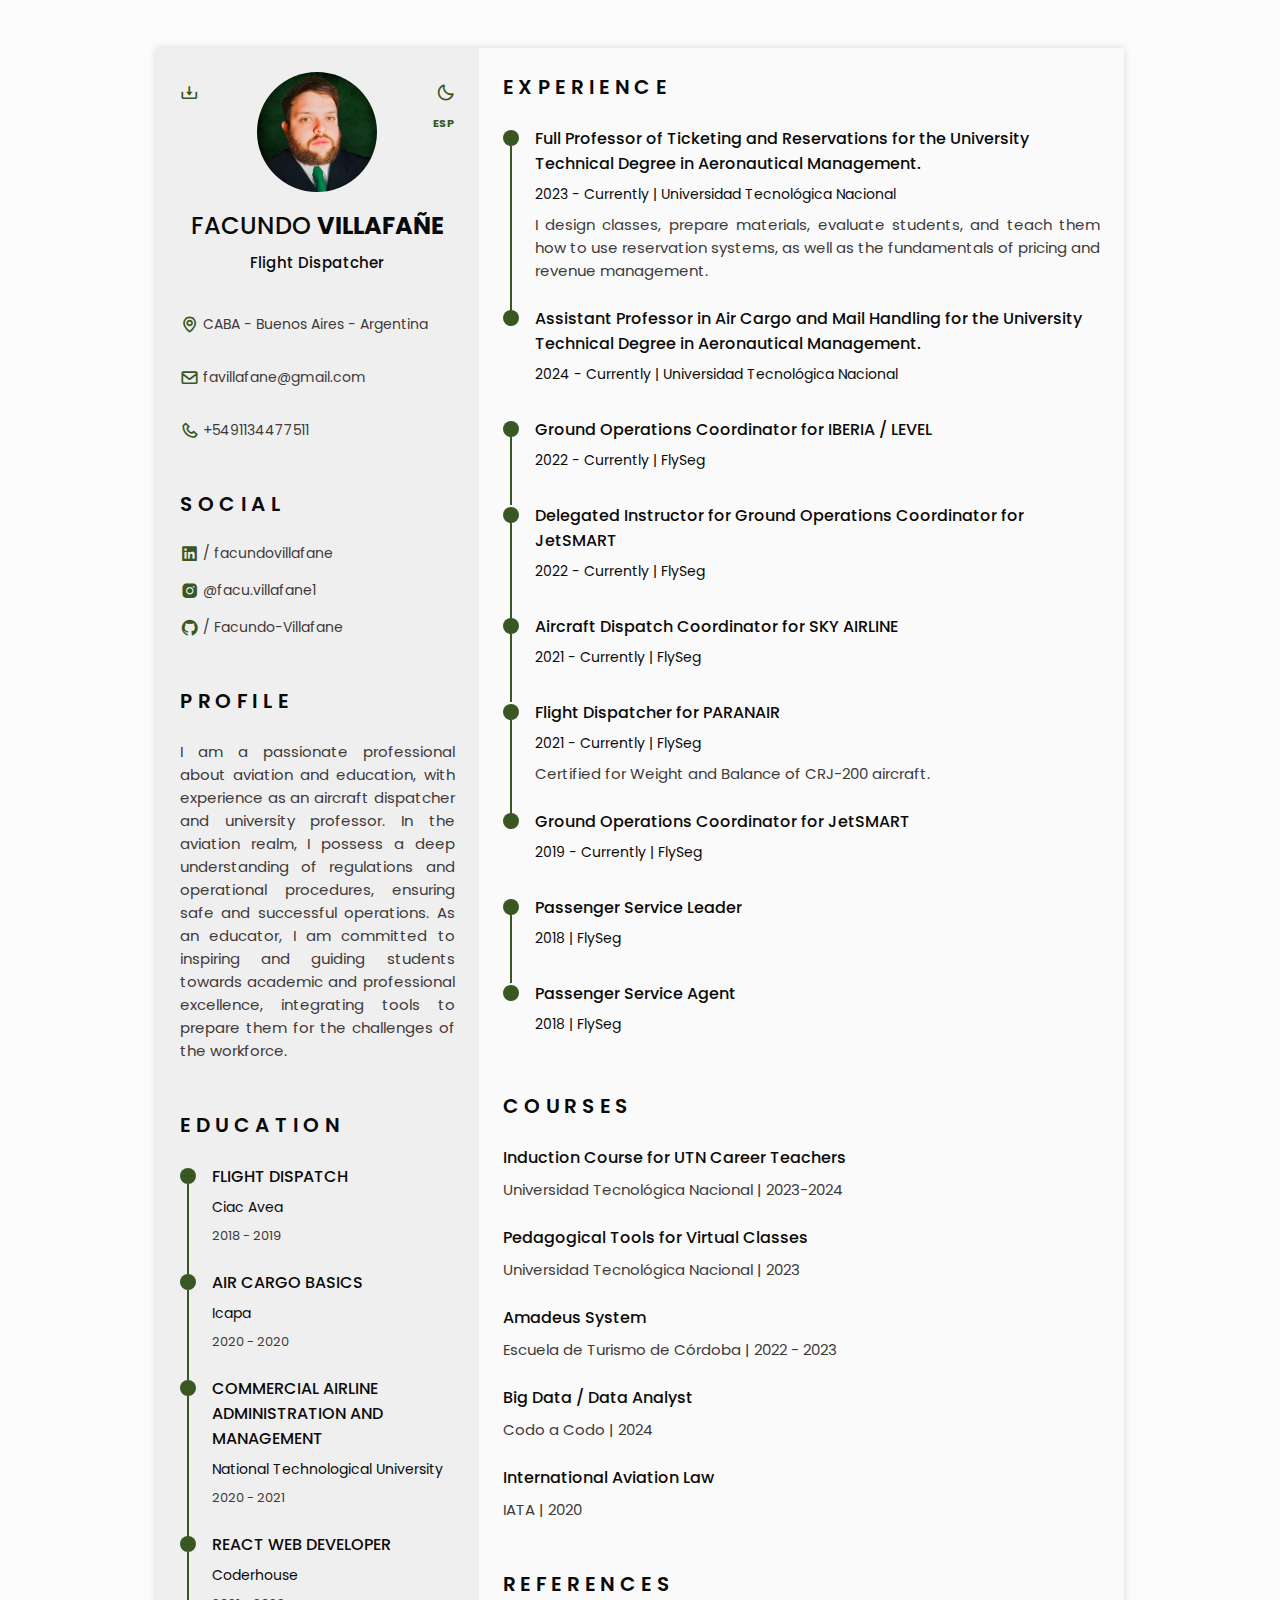
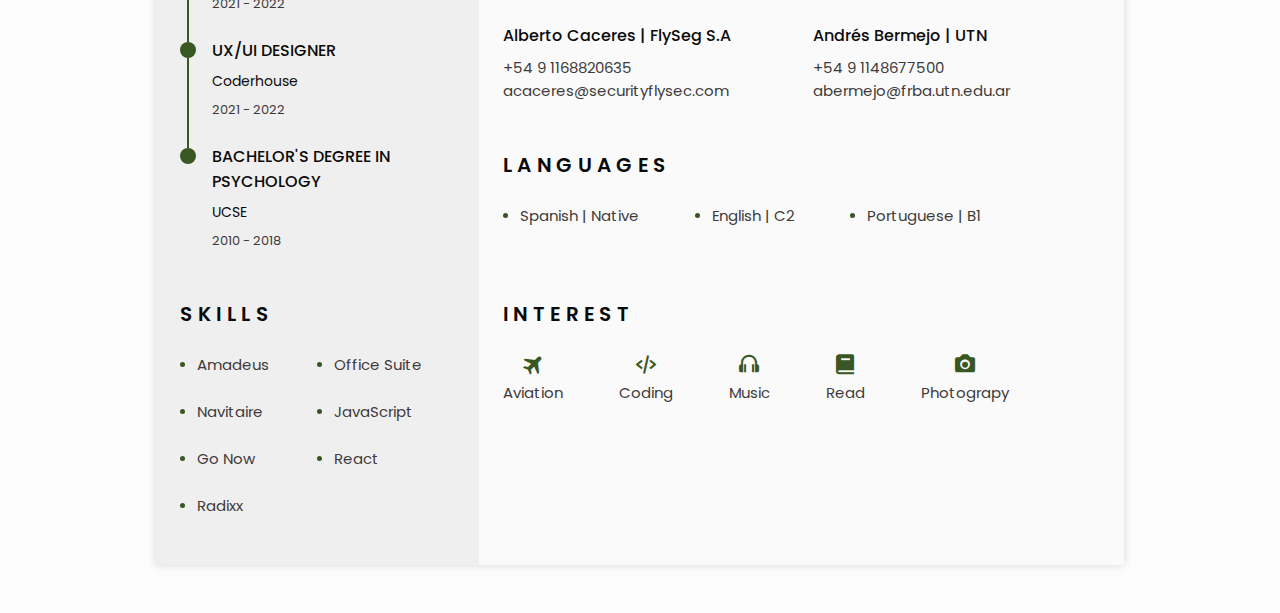
<file: index.html>
<!DOCTYPE html>
<html lang="en">

<head>
    <meta charset="UTF-8">
    <meta name="viewport" content="width=device-width, initial-scale=1.0">
    
    <!-- Favicon -->
    <link rel="icon" type="image/png" href="assets/img/fav.png" sizes="512x512">
    
    <!-- Meta tags -->
    <meta name="title" content="Facundo Villafañe - CV">
    <meta name="description" content="I am a passionate professional about aviation and education, 
    with experience as an aircraft dispatcher and university professor. In the aviation realm, 
    I possess a deep understanding of regulations and operational procedures, 
    ensuring safe and successful operations. As an educator, I am committed to inspiring and guiding students
     towards academic and professional excellence, integrating technological tools to prepare them for the challenges of the workforce.">
    <meta name="keywords" content="aviation, coding, html, css, javascript, react">
    <meta name="robots" content="index, follow">
    <meta http-equiv="Content-Type" content="text/html; charset=utf-8">
    <meta name="language" content="English">
    <meta name="author" content="Facundo Villafane">
    
    <!-- Google / Search Engine Tags -->
    <meta itemprop="name" content="Facundo Villafane Resume ">
    <meta itemprop="description" content="Personal CV">
    <meta itemprop="image" content="assets/img/metacv.png">

    <!-- Facebook Meta Tags -->
    <meta property="og:url" content="">
    <meta property="og:type" content="website">
    <meta property="og:title" content="Facundo Villafane Resume">
    <meta property="og:description" content="Personal CV">
    <meta property="og:image" content="assets/img/metacv.png">

    <!-- Twitter Meta Tags -->
    <meta name="twitter:card" content="summary_large_image">
    <meta name="twitter:title" content="Facundo Villafane Resume ">
    <meta name="twitter:description" content="Personal CV">
    <meta name="twitter:image" content="assets/img/metacv.png">

    <!--========== BOX ICONS ==========-->
    <link rel="stylesheet" href="https://cdn.jsdelivr.net/npm/boxicons@latest/css/boxicons.min.css">

    <link rel="stylesheet" href="https://fonts.googleapis.com/css2?family=Material+Symbols+Outlined:opsz,wght,FILL,GRAD@20..48,100..700,0..1,-50..200" />

    <!--========== CSS ==========-->
    <link rel="stylesheet" href="assets/css/styles.css">

    <title>Facundo-Villafane</title>
</head>

<body>
    <!--========== HEADER ==========-->
    <header class="l-header" id="header">
        <nav class="nav bd-container">
            <a href="#" class="nav__logo">Facundo Villafañe</a>

            <div class="nav__menu" id="nav-menu">
                <ul class="nav__list">
                    <li class="nav__item">
                        <a href="#home" class="nav__link active-link">
                            <i class='bx bx-home nav__icon'></i>Home
                        </a>
                    </li>
                    <li class="nav__item">
                        <a href="#profile" class="nav__link">
                            <i class='bx bx-user nav__icon'></i>Profile
                        </a>
                    </li>
                    <li class="nav__item">
                        <a href="#education" class="nav__link">
                            <i class='bx bx-book nav__icon'></i>Education
                        </a>
                    </li>
                    <li class="nav__item">
                        <a href="#skills" class="nav__link">
                            <i class='bx bx-receipt nav__icon'></i>Skills
                        </a>
                    </li>
                    <li class="nav__item">
                        <a href="#experience" class="nav__link">
                            <i class='bx bx-briefcase-alt nav__icon'></i>Experience
                        </a>
                    </li>
                    <li class="nav__item">
                        <a href="#certificates" class="nav__link">
                            <i class='bx bx-award nav__icon'></i>Courses
                        </a>
                    </li>
                    <!-- <li class="nav__item">
                            <a href="#references" class="nav__link">
                                <i class='bx bx-link-external nav__icon'></i>References
                            </a>
                        </li> ----->
                </ul>
            </div>

            <div class="nav__toggle" id="nav-toggle">
                <i class='bx bx-grid-alt'></i>
            </div>
        </nav>
    </header>

    <main class="l-main bd-container">
        <!-- All elements within this div, is generated in PDF -->
        <div class="resume" id="area-cv">
            <div class="resume__left">
                <!--========== HOME ==========-->
                <section class="home" id="home">
                    <div class="home__container section bd-grid">
                        <div class="home__data bd-grid">
                            <img src="assets/img/p-pic.jpg" alt="" class="home__img">

                            <h1 class="home__title">FACUNDO <b>VILLAFAÑE</b></h1>
                            <h3 class="home__profession">Flight Dispatcher</h3>

                            <!-- Button to download the pdf in folder. Available for desktop. -->
                            <div>
                                <a download="" href="assets/pdf/CV_Villafane_Facundo.pdf" class="home__button-movil">Download CV</a>
                            </div>
                        </div>
                        <div class="home__address bd-grid">
                            <span class="home__information">
                                <i class='bx bx-map home__icon'></i> CABA - Buenos Aires - Argentina
                            </span>
                            <span class="home__information">
                                <a href="mailto:favillafane@gmail.com" class="home__information">
                                    <i class='bx bx-envelope home__icon'></i> 
                                    favillafane@gmail.com
                                </a>
                            </span>
                            <span class="home__information">
                                <a href="https://api.whatsapp.com/send?phone=541134477511&text=Hi%2C%20Facundo%20..." class="home__information">
                                    <i class='bx bx-phone home__icon'></i> +5491134477511
                                </a>
                            </span>
                        </div>
                    </div>
                    <!-- Theme change button -->
                        <i class='bx bx-moon change-theme' title="Theme" id="theme-button"></i>
                    <!--Lang changer-->
                        <a class="change-lang" href="./es.html">ESP</a>
                    <!-- Button to generate and download the pdf. Available for desktop. -->
                    <a download="" href="assets/pdf/CV_Villafane_Facundo.pdf">
                    <i class='bx bx-download generate-pdf' title="Download CV" id=""></i></a>
                </section>

                <!--========== SOCIAL ==========-->
                <section class="social section">
                    <h2 class="section-title">SOCIAL</h2>

                    <div class="social__container bd-grid">
                        <a href="https://www.linkedin.com/in/facundovillafane/" target="_blank" class="social__link">
                            <i class='bx bxl-linkedin-square social__icon'></i> / facundovillafane
                        </a>
                        <a href="https://www.instagram.com/facu.villafane1/" target="_blank" class="social__link">
                            <i class='bx bxl-instagram-alt social__icon'></i> @facu.villafane1
                        </a>
                        <a href="https://github.com/Facundo-Villafane" target="_blank" class="social__link">
                            <i class='bx bxl-github social__icon'></i> / Facundo-Villafane
                        </a>
                    </div>
                </section>

                <!--========== PROFILE ==========-->
                <section class="profile section" id="profile">
                    <h2 class="section-title">Profile</h2>
                    <!--<p class="profile__description">
                        Professional with experience in the aeronautical sector.
                        Three words define me, <b>passion</b>, <b>learning</b>, and <b>technology</b>.
                        Good at solving problems and doing what is necessary to prevent them from occurring.
                        I am always learning new things, which led me to have a versatile profile.
                    </p>-->
                    <p class="profile__description">
                    I am a passionate professional about aviation and education, with experience as an aircraft dispatcher and university
                    professor. In the aviation realm, I possess a deep understanding of regulations and operational procedures, ensuring safe
                    and successful operations. As an educator, I am committed to inspiring and guiding students towards academic and
                    professional excellence, integrating tools to prepare them for the challenges of the workforce.
                    </p>

                </section>

                <!--========== EDUCATION ==========-->
                <section class="education section" id="education">
                    <h2 class="section-title">Education</h2>

                    <div class="education__container bd-grid">
                        <div class="education__content">
                            <div class="education__time">
                                <span class="education__rounder"></span>
                                <span class="education__line"></span>
                            </div>

                            <div class="education__data bd-grid">
                                <h3 class="education__title">FLIGHT DISPATCH</h3>
                                <span class="education__studies">Ciac Avea</span>
                                <span class="education__year">2018 - 2019</span>
                            </div>
                        </div>

                        <div class="education__content">
                            <div class="education__time">
                                <span class="education__rounder"></span>
                                <span class="education__line"></span>
                            </div>

                            <div class="education__data bd-grid">
                                <h3 class="education__title">AIR CARGO BASICS</h3>
                                <span class="education__studies">Icapa</span>
                                <span class="education__year">2020 - 2020</span>
                            </div>
                        </div>

                        <div class="education__content">
                            <div class="education__time">
                                <span class="education__rounder"></span>
                                <span class="education__line"></span>
                            </div>

                            <div class="education__data bd-grid">
                                <h3 class="education__title">COMMERCIAL AIRLINE ADMINISTRATION AND MANAGEMENT</h3>
                                <span class="education__studies">National Technological University</span>
                                <span class="education__year">2020 - 2021</span>
                            </div>
                        </div>

                        <div class="education__content">
                            <div class="education__time">
                                <span class="education__rounder"></span>
                                <span class="education__line"></span>
                            </div>

                            <div class="education__data bd-grid">
                                <h3 class="education__title">REACT WEB DEVELOPER</h3>
                                <span class="education__studies">Coderhouse</span>
                                <span class="education__year">2021 - 2022</span>
                            </div>
                        </div>
                        
                        <div class="education__content">
                            <div class="education__time">
                                <span class="education__rounder"></span>
                                <span class="education__line"></span>
                            </div>

                            <div class="education__data bd-grid">
                                <h3 class="education__title">UX/UI DESIGNER</h3>
                                <span class="education__studies">Coderhouse</span>
                                <span class="education__year">2021 - 2022</span>
                            </div>
                        </div>

                        <div class="education__content">
                            <div class="education__time">
                                <span class="education__rounder"></span>
                                <!--<span class="education__line"></span>-->
                            </div>
                        
                            <div class="education__data bd-grid">
                                <h3 class="education__title">BACHELOR'S DEGREE IN PSYCHOLOGY</h3>
                                <span class="education__studies">UCSE</span>
                                <span class="education__year">2010 - 2018</span>
                            </div>
                        </div>
                    </div>
                </section>


                <!--========== SKILLS  ==========-->
                <section class="skills section" id="skills">
                    <h2 class="section-title">Skills</h2>

                    <div class="skills__content bd-grid">
                        <ul class="skills__data">
                            <li class="skills__name">
                                <span class="skills__circle"></span>Amadeus
                            </li>
                            <li class="skills__name">
                                <span class="skills__circle"></span>Navitaire
                            </li>
                            <li class="skills__name">
                                <span class="skills__circle"></span>Go Now
                            </li>
                            <li class="skills__name">
                                <span class="skills__circle"></span>Radixx
                            </li>
                        </ul>
                        <ul class="skills__data">
                            <li class="skills__name">
                                <span class="skills__circle"></span>Office Suite
                            </li>
                            <li class="skills__name">
                                <span class="skills__circle"></span>JavaScript
                            </li>
                            <li class="skills__name">
                                <span class="skills__circle"></span>React
                            </li>
                        </ul>
                    </div>
                </section>

            </div>

            <div class="resume__right">
                <!--========== EXPERIENCE ==========-->
                <section class="experience section" id="experience">
                    <h2 class="section-title">Experience</h2>

                    <div class="experience__container bd-grid">
                        <div class="experience__content">
                            <div class="experience__time">
                                <span class="experience__rounder"></span>
                                <span class="experience__line"></span>
                            </div>
                        
                            <div class="experience__data bd-grid">
                                <h3 class="experience__title">Full Professor of Ticketing and Reservations for the University Technical Degree in Aeronautical Management.</h3>
                                <span class="experience__company">2023 - Currently | Universidad Tecnológica Nacional</span>
                                <p class="experience__description">I design classes, prepare materials, evaluate students, and teach them how to use reservation systems, as well as the
                                fundamentals of pricing and revenue management.</p>
                            </div>
                        </div>

                        <div class="experience__content">
                            <div class="experience__time">
                                <span class="experience__rounder"></span>
                                <!--<span class="experience__line"></span>-->
                            </div>
                        
                            <div class="experience__data bd-grid">
                                <h3 class="experience__title">Assistant Professor in Air Cargo and Mail Handling for the University Technical Degree
                                    in Aeronautical Management.</h3>
                                <span class="experience__company">2024 - Currently | Universidad Tecnológica Nacional</span>
                                <p class="experience__description"></p>
                            </div>
                        </div>
                        <div class="experience__content">
                            <div class="experience__time">
                                <span class="experience__rounder"></span>
                                <span class="experience__line"></span>
                            </div>

                            <div class="experience__data bd-grid">
                                <h3 class="experience__title">Ground Operations Coordinator for IBERIA / LEVEL</h3>
                                <span class="experience__company">2022 - Currently | FlySeg</span>
                                <p class="experience__description"></p>
                            </div>
                        </div>
                        <div class="experience__content">
                            <div class="experience__time">
                                <span class="experience__rounder"></span>
                                <span class="experience__line"></span>
                            </div>

                            <div class="experience__data bd-grid">
                                <h3 class="experience__title">Delegated Instructor for Ground Operations Coordinator for JetSMART</h3>
                                <span class="experience__company">2022 - Currently | FlySeg</span>
                                <p class="experience__description"></p>
                            </div>
                        </div>

                        <div class="experience__content">
                            <div class="experience__time">
                                <span class="experience__rounder"></span>
                                <span class="experience__line"></span>
                            </div>

                            <div class="experience__data bd-grid">
                                <h3 class="experience__title">Aircraft Dispatch Coordinator for SKY AIRLINE</h3>
                                <span class="experience__company">2021 - Currently | FlySeg</span>
                                <p class="experience__description"></p>
                            </div>
                        </div>
                        <div class="experience__content">
                            <div class="experience__time">
                                <span class="experience__rounder"></span>
                                <span class="experience__line"></span>
                            </div>

                            <div class="experience__data bd-grid">
                                <h3 class="experience__title">Flight Dispatcher for PARANAIR</h3>
                                <span class="experience__company">2021 - Currently | FlySeg</span>
                                <p class="experience__description">Certified for Weight and Balance of CRJ-200 aircraft.</p>
                            </div>
                        </div>
                        <div class="experience__content">
                            <div class="experience__time">
                                <span class="experience__rounder"></span>
                                <!--<span class="experience__line"></span>-->
                            </div>

                            <div class="experience__data bd-grid">
                                <h3 class="experience__title">Ground Operations Coordinator for JetSMART</h3>
                                <span class="experience__company">2019 - Currently | FlySeg</span>
                                <p class="experience__description"></p>
                            </div>
                        </div>
                        <div class="experience__content">
                            <div class="experience__time">
                                <span class="experience__rounder"></span>
                                <span class="experience__line"></span>
                            </div>

                            <div class="experience__data bd-grid">
                                <h3 class="experience__title">Passenger Service Leader </h3>
                                <span class="experience__company">2018 | FlySeg</span>
                                <p class="experience__description"></p>
                            </div>
                        </div>
                        <div class="experience__content">
                            <div class="experience__time">
                                <span class="experience__rounder"></span>
                                <!--<span class="experience__line"></span>-->
                            </div>
                        
                            <div class="experience__data bd-grid">
                                <h3 class="experience__title">Passenger Service Agent </h3>
                                <span class="experience__company">2018 | FlySeg</span>
                                <p class="experience__description"></p>
                            </div>
                        </div>
                    </div>
                </section>

                <!--========== CERTIFICATES ==========-->
                <section class="certificate section" id="certificates">
                    <h2 class="section-title">Courses</h2>

                    <div class="certificates__container bd-grid">
                        <div class="certificate__content">
                            <h3 class="certificate__title">Induction Course for UTN Career Teachers</h3>
                            <p class="certificate__description">Universidad Tecnológica Nacional | 2023-2024</p>
                        </div>
                        <div class="certificate__content">
                            <h3 class="certificate__title">Pedagogical Tools for Virtual Classes</h3>
                            <p class="certificate__description">Universidad Tecnológica Nacional | 2023
                            </p>
                        </div>
                        <div class="certificate__content">
                            <h3 class="certificate__title">Amadeus System</h3>
                            <p class="certificate__description">Escuela de Turismo de Córdoba | 2022 - 2023
                            </p>
                        </div>
                        <div class="certificate__content">
                            <h3 class="certificate__title">Big Data / Data Analyst</h3>
                            <p class="certificate__description">Codo a Codo | 2024
                            </p>
                        </div>
                        <div class="certificate__content">
                            <h3 class="certificate__title">International Aviation Law</h3>
                            <p class="certificate__description">IATA | 2020
                            </p>
                        </div>
                    </div>
                </section>

                <!--========== REFERENCES--> 
                    <section class="references section" id="references">
                        <h2 class="section-title">References</h2>

                        <div class="references__container bd-grid">
                            <div class="references__content">
                                <h3 class="references__title">Alberto Caceres | FlySeg S.A</h3>
                                <p class="references__subtitle">+54 9 1168820635
                                </p>
                                <p class="references__subtitle">acaceres@securityflysec.com
                                </p>
                            </div>
                            <div class="references__content">
                                <h3 class="references__title">Andrés Bermejo | UTN</h3>
                                <p class="references__subtitle">+54 9 1148677500
                                </p>
                                <p class="references__subtitle">abermejo@frba.utn.edu.ar
                                </p>
                            </div>
                        </div>
                    </section> 

                <!--========== LANGUAGES ==========-->
                <section class="languages section">
                    <h2 class="section-title">Languages</h2>

                    <div class="languages__container ">
                        <ul class="languages__content bd-grid">
                            <li class="languages__name">
                                <span class="languages__circle"></span> Spanish | Native
                                <!--<li class='languages__name2'>Native</li>-->
                            </li>
                            <li class="languages__name">
                                <span class="languages__circle"></span> English | C2
                                <!--<li class='languages__name2'>Advanced</li>-->
                            </li>
                            <li class="languages__name">
                                <span class="languages__circle"></span> Portuguese | B1
                                <!--<li class='languages__name2'>Conversational</li>-->
                            </li>
                        </ul>
                    </div>
                </section>

                <!--========== INTERESTS ==========-->
                <section class="interests section">
                    <h2 class="section-title interst">Interest</h2>

                    <div class="interest__container bd-grid">
                        <div class="interest__content">
                            <i class='bx bxs-plane-alt interest__icon' ></i>
                            <span class="interest__name">Aviation</span>
                        </div>
                        <div class="interest__content">
                            <i class='bx bx-code-alt interest__icon' ></i>
                            <span class="interest__name">Coding</span>
                        </div>
                        <div class="interest__content">
                            <i class='bx bx-headphone interest__icon' ></i>
                            <span class="interest__name">Music</span>
                        </div>
                        <div class="interest__content">
                            <i class='bx bxs-book interest__icon' ></i>
                            <span class="interest__name">Read</span>
                        </div>
                        <div class="interest__content">
                            <i class='bx bxs-camera interest__icon' ></i>
                            <span class="interest__name">Photograpy</span>
                        </div>
                        <!--<div class="interest__content">
                            <i class='bx bxs-pizza interest__icon' ></i>
                            <span class="interest__name">Pizza</span>
                        </div>-->

                    </div>
                </section>
            </div>
        </div>
    </main>

    <!--========== SCROLL TOP ==========-->
    <a href="#" class="scrolltop" id="scroll-top">
        <i class='bx bxs-chevron-up scrolltop__icon'></i>
    </a>

    <!--========== HTML2PDF ==========-->
    <script src="assets/js/html2pdf.bundle.min.js"></script>

    <!--========== MAIN JS ==========-->
    <script src="assets/js/main.js"></script>
</body>

</html>
</file>
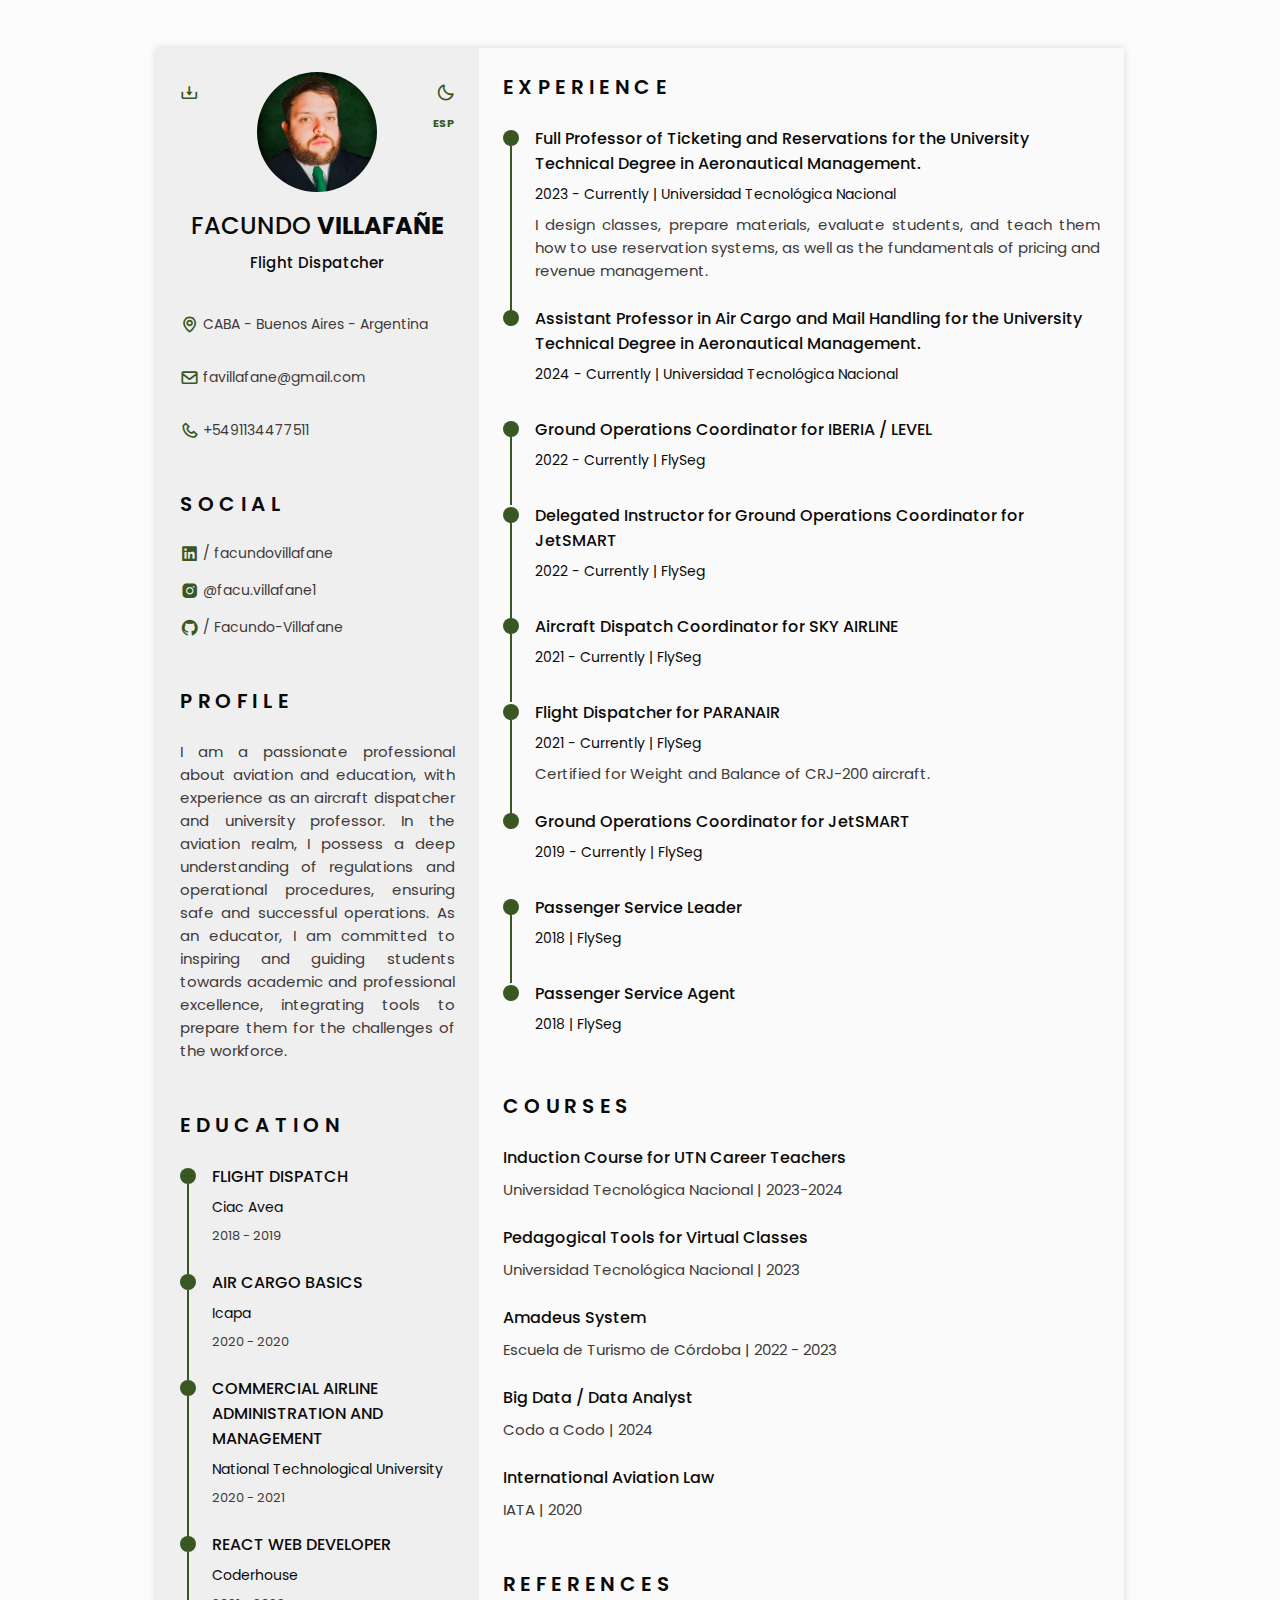
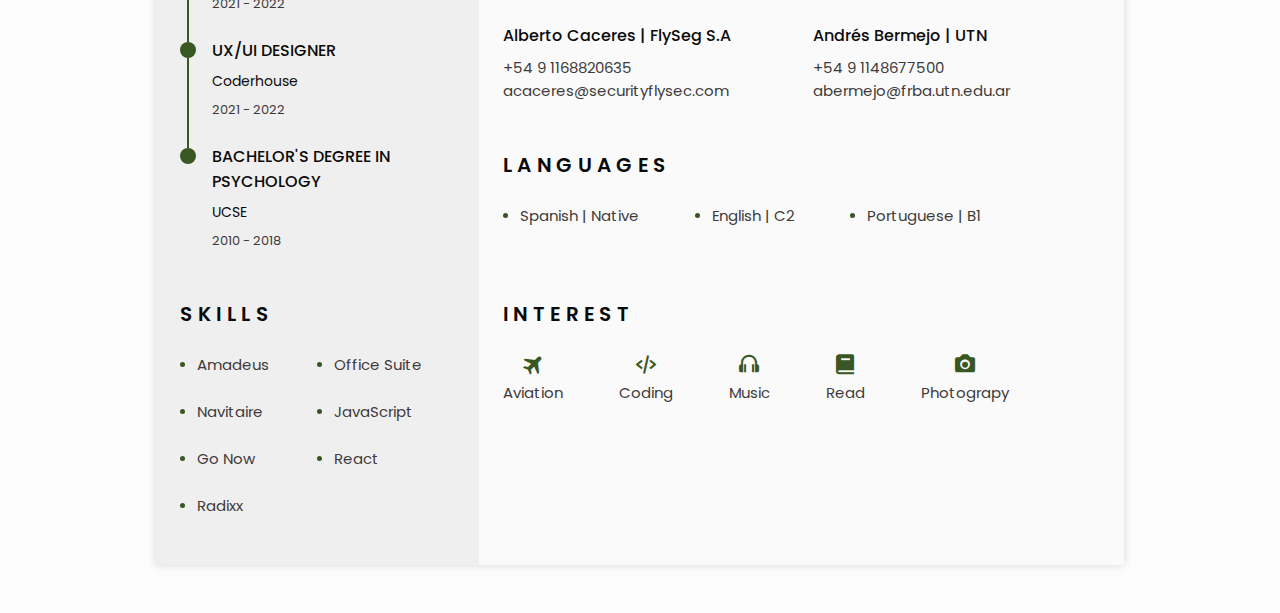
<file: EN.html>
<!DOCTYPE html>
<html lang="en">

<head>
    <meta charset="UTF-8">
    <meta name="viewport" content="width=device-width, initial-scale=1.0">
    
    <!-- Favicon -->
    <link rel="icon" type="image/png" href="assets/img/fav.png" sizes="512x512">
    
    <!-- Meta tags -->
    <meta name="title" content="Facundo Villafañe - CV">
    <meta name="description" content="I am a passionate professional about aviation and education, 
    with experience as an aircraft dispatcher and university professor. In the aviation realm, 
    I possess a deep understanding of regulations and operational procedures, 
    ensuring safe and successful operations. As an educator, I am committed to inspiring and guiding students
     towards academic and professional excellence, integrating technological tools to prepare them for the challenges of the workforce.">
    <meta name="keywords" content="aviation, coding, html, css, javascript, react">
    <meta name="robots" content="index, follow">
    <meta http-equiv="Content-Type" content="text/html; charset=utf-8">
    <meta name="language" content="English">
    <meta name="author" content="Facundo Villafane">
    
    <!-- Google / Search Engine Tags -->
    <meta itemprop="name" content="Facundo Villafane Resume ">
    <meta itemprop="description" content="Personal CV">
    <meta itemprop="image" content="assets/img/metacv.png">

    <!-- Facebook Meta Tags -->
    <meta property="og:url" content="">
    <meta property="og:type" content="website">
    <meta property="og:title" content="Facundo Villafane Resume">
    <meta property="og:description" content="Personal CV">
    <meta property="og:image" content="assets/img/metacv.png">

    <!-- Twitter Meta Tags -->
    <meta name="twitter:card" content="summary_large_image">
    <meta name="twitter:title" content="Facundo Villafane Resume ">
    <meta name="twitter:description" content="Personal CV">
    <meta name="twitter:image" content="assets/img/metacv.png">

    <!--========== BOX ICONS ==========-->
    <link rel="stylesheet" href="https://cdn.jsdelivr.net/npm/boxicons@latest/css/boxicons.min.css">

    <link rel="stylesheet" href="https://fonts.googleapis.com/css2?family=Material+Symbols+Outlined:opsz,wght,FILL,GRAD@20..48,100..700,0..1,-50..200" />

    <!--========== CSS ==========-->
    <link rel="stylesheet" href="assets/css/styles.css">

    <title>Facundo-Villafane</title>
</head>

<body>
    <!--========== HEADER ==========-->
    <header class="l-header" id="header">
        <nav class="nav bd-container">
            <a href="#" class="nav__logo">Facundo Villafañe</a>

            <div class="nav__menu" id="nav-menu">
                <ul class="nav__list">
                    <li class="nav__item">
                        <a href="#home" class="nav__link active-link">
                            <i class='bx bx-home nav__icon'></i>Home
                        </a>
                    </li>
                    <li class="nav__item">
                        <a href="#profile" class="nav__link">
                            <i class='bx bx-user nav__icon'></i>Profile
                        </a>
                    </li>
                    <li class="nav__item">
                        <a href="#education" class="nav__link">
                            <i class='bx bx-book nav__icon'></i>Education
                        </a>
                    </li>
                    <li class="nav__item">
                        <a href="#skills" class="nav__link">
                            <i class='bx bx-receipt nav__icon'></i>Skills
                        </a>
                    </li>
                    <li class="nav__item">
                        <a href="#experience" class="nav__link">
                            <i class='bx bx-briefcase-alt nav__icon'></i>Experience
                        </a>
                    </li>
                    <li class="nav__item">
                        <a href="#certificates" class="nav__link">
                            <i class='bx bx-award nav__icon'></i>Courses
                        </a>
                    </li>
                    <!-- <li class="nav__item">
                            <a href="#references" class="nav__link">
                                <i class='bx bx-link-external nav__icon'></i>References
                            </a>
                        </li> ----->
                </ul>
            </div>

            <div class="nav__toggle" id="nav-toggle">
                <i class='bx bx-grid-alt'></i>
            </div>
        </nav>
    </header>

    <main class="l-main bd-container">
        <!-- All elements within this div, is generated in PDF -->
        <div class="resume" id="area-cv">
            <div class="resume__left">
                <!--========== HOME ==========-->
                <section class="home" id="home">
                    <div class="home__container section bd-grid">
                        <div class="home__data bd-grid">
                            <img src="assets/img/p-pic.jpg" alt="" class="home__img">

                            <h1 class="home__title">FACUNDO <b>VILLAFAÑE</b></h1>
                            <h3 class="home__profession">Flight Dispatcher</h3>

                            <!-- Button to download the pdf in folder. Available for desktop. -->
                            <div>
                                <a download="" href="assets/pdf/Facundo-Villafane_CV_EN.pdf" class="home__button-movil">Download CV</a>
                            </div>
                        </div>
                        <div class="home__address bd-grid">
                            <span class="home__information">
                                <i class='bx bx-map home__icon'></i> CABA - Buenos Aires - Argentina
                            </span>
                            <span class="home__information">
                                <a href="mailto:favillafane@gmail.com" class="home__information">
                                    <i class='bx bx-envelope home__icon'></i> 
                                    favillafane@gmail.com
                                </a>
                            </span>
                            <span class="home__information">
                                <a href="https://api.whatsapp.com/send?phone=541134477511&text=Hi%2C%20Facundo%20..." class="home__information">
                                    <i class='bx bx-phone home__icon'></i> +5491134477511
                                </a>
                            </span>
                        </div>
                    </div>
                    <!-- Theme change button -->
                        <i class='bx bx-moon change-theme' title="Theme" id="theme-button"></i>
                    <!--Lang changer-->
                        <a class="change-lang" href="./ES.html">ESP</a>
                    <!-- Button to generate and download the pdf. Available for desktop. -->
                    <a download="" href="assets/pdf/Facundo-Villafane_CV_EN.pdf">
                    <i class='bx bx-download generate-pdf' title="Download CV" id=""></i></a>
                </section>

                <!--========== SOCIAL ==========-->
                <section class="social section">
                    <h2 class="section-title">SOCIAL</h2>

                    <div class="social__container bd-grid">
                        <a href="https://www.linkedin.com/in/facundovillafane/" target="_blank" class="social__link">
                            <i class='bx bxl-linkedin-square social__icon'></i> / facundovillafane
                        </a>
                        <a href="https://www.instagram.com/facu.villafane1/" target="_blank" class="social__link">
                            <i class='bx bxl-instagram-alt social__icon'></i> @facu.villafane1
                        </a>
                        <a href="https://github.com/Facundo-Villafane" target="_blank" class="social__link">
                            <i class='bx bxl-github social__icon'></i> / Facundo-Villafane
                        </a>
                    </div>
                </section>

                <!--========== PROFILE ==========-->
                <section class="profile section" id="profile">
                    <h2 class="section-title">Profile</h2>
                    <!--<p class="profile__description">
                        Professional with experience in the aeronautical sector.
                        Three words define me, <b>passion</b>, <b>learning</b>, and <b>technology</b>.
                        Good at solving problems and doing what is necessary to prevent them from occurring.
                        I am always learning new things, which led me to have a versatile profile.
                    </p>-->
                    <p class="profile__description">
                    I am a passionate professional about aviation and education, with experience as an aircraft dispatcher and university
                    professor. In the aviation realm, I possess a deep understanding of regulations and operational procedures, ensuring safe
                    and successful operations. As an educator, I am committed to inspiring and guiding students towards academic and
                    professional excellence, integrating tools to prepare them for the challenges of the workforce.
                    </p>

                </section>

                <!--========== EDUCATION ==========-->
                <section class="education section" id="education">
                    <h2 class="section-title">Education</h2>

                    <div class="education__container bd-grid">
                        <div class="education__content">
                            <div class="education__time">
                                <span class="education__rounder"></span>
                                <span class="education__line"></span>
                            </div>

                            <div class="education__data bd-grid">
                                <h3 class="education__title">FLIGHT DISPATCH</h3>
                                <span class="education__studies">Ciac Avea</span>
                                <span class="education__year">2018 - 2019</span>
                            </div>
                        </div>

                        <div class="education__content">
                            <div class="education__time">
                                <span class="education__rounder"></span>
                                <span class="education__line"></span>
                            </div>

                            <div class="education__data bd-grid">
                                <h3 class="education__title">AIR CARGO BASICS</h3>
                                <span class="education__studies">Icapa</span>
                                <span class="education__year">2020 - 2020</span>
                            </div>
                        </div>

                        <div class="education__content">
                            <div class="education__time">
                                <span class="education__rounder"></span>
                                <span class="education__line"></span>
                            </div>

                            <div class="education__data bd-grid">
                                <h3 class="education__title">COMMERCIAL AIRLINE ADMINISTRATION AND MANAGEMENT</h3>
                                <span class="education__studies">National Technological University</span>
                                <span class="education__year">2020 - 2021</span>
                            </div>
                        </div>

                        <div class="education__content">
                            <div class="education__time">
                                <span class="education__rounder"></span>
                                <span class="education__line"></span>
                            </div>

                            <div class="education__data bd-grid">
                                <h3 class="education__title">REACT WEB DEVELOPER</h3>
                                <span class="education__studies">Coderhouse</span>
                                <span class="education__year">2021 - 2022</span>
                            </div>
                        </div>
                        
                        <div class="education__content">
                            <div class="education__time">
                                <span class="education__rounder"></span>
                                <span class="education__line"></span>
                            </div>

                            <div class="education__data bd-grid">
                                <h3 class="education__title">UX/UI DESIGNER</h3>
                                <span class="education__studies">Coderhouse</span>
                                <span class="education__year">2021 - 2022</span>
                            </div>
                        </div>

                        <div class="education__content">
                            <div class="education__time">
                                <span class="education__rounder"></span>
                                <!--<span class="education__line"></span>-->
                            </div>
                        
                            <div class="education__data bd-grid">
                                <h3 class="education__title">BACHELOR'S DEGREE IN PSYCHOLOGY</h3>
                                <span class="education__studies">UCSE</span>
                                <span class="education__year">2010 - 2018</span>
                            </div>
                        </div>
                    </div>
                </section>


                <!--========== SKILLS  ==========-->
                <section class="skills section" id="skills">
                    <h2 class="section-title">Skills</h2>

                    <div class="skills__content bd-grid">
                        <ul class="skills__data">
                            <li class="skills__name">
                                <span class="skills__circle"></span>Amadeus
                            </li>
                            <li class="skills__name">
                                <span class="skills__circle"></span>Navitaire
                            </li>
                            <li class="skills__name">
                                <span class="skills__circle"></span>Go Now
                            </li>
                            <li class="skills__name">
                                <span class="skills__circle"></span>Radixx
                            </li>
                        </ul>
                        <ul class="skills__data">
                            <li class="skills__name">
                                <span class="skills__circle"></span>Office Suite
                            </li>
                            <li class="skills__name">
                                <span class="skills__circle"></span>JavaScript
                            </li>
                            <li class="skills__name">
                                <span class="skills__circle"></span>React
                            </li>
                        </ul>
                    </div>
                </section>

            </div>

            <div class="resume__right">
                <!--========== EXPERIENCE ==========-->
                <section class="experience section" id="experience">
                    <h2 class="section-title">Experience</h2>

                    <div class="experience__container bd-grid">
                        <div class="experience__content">
                            <div class="experience__time">
                                <span class="experience__rounder"></span>
                                <span class="experience__line"></span>
                            </div>
                        
                            <div class="experience__data bd-grid">
                                <h3 class="experience__title">Full Professor of Ticketing and Reservations for the University Technical Degree in Aeronautical Management.</h3>
                                <span class="experience__company">2023 - Currently | Universidad Tecnológica Nacional</span>
                                <p class="experience__description">I design classes, prepare materials, evaluate students, and teach them how to use reservation systems, as well as the
                                fundamentals of pricing and revenue management.</p>
                            </div>
                        </div>

                        <div class="experience__content">
                            <div class="experience__time">
                                <span class="experience__rounder"></span>
                                <!--<span class="experience__line"></span>-->
                            </div>
                        
                            <div class="experience__data bd-grid">
                                <h3 class="experience__title">Assistant Professor in Air Cargo and Mail Handling for the University Technical Degree
                                    in Aeronautical Management.</h3>
                                <span class="experience__company">2024 - Currently | Universidad Tecnológica Nacional</span>
                                <p class="experience__description"></p>
                            </div>
                        </div>
                        <div class="experience__content">
                            <div class="experience__time">
                                <span class="experience__rounder"></span>
                                <span class="experience__line"></span>
                            </div>

                            <div class="experience__data bd-grid">
                                <h3 class="experience__title">Ground Operations Coordinator for IBERIA / LEVEL</h3>
                                <span class="experience__company">2022 - Currently | FlySeg</span>
                                <p class="experience__description"></p>
                            </div>
                        </div>
                        <div class="experience__content">
                            <div class="experience__time">
                                <span class="experience__rounder"></span>
                                <span class="experience__line"></span>
                            </div>

                            <div class="experience__data bd-grid">
                                <h3 class="experience__title">Delegated Instructor for Ground Operations Coordinator for JetSMART</h3>
                                <span class="experience__company">2022 - Currently | FlySeg</span>
                                <p class="experience__description"></p>
                            </div>
                        </div>

                        <div class="experience__content">
                            <div class="experience__time">
                                <span class="experience__rounder"></span>
                                <span class="experience__line"></span>
                            </div>

                            <div class="experience__data bd-grid">
                                <h3 class="experience__title">Aircraft Dispatch Coordinator for SKY AIRLINE</h3>
                                <span class="experience__company">2021 - Currently | FlySeg</span>
                                <p class="experience__description"></p>
                            </div>
                        </div>
                        <div class="experience__content">
                            <div class="experience__time">
                                <span class="experience__rounder"></span>
                                <span class="experience__line"></span>
                            </div>

                            <div class="experience__data bd-grid">
                                <h3 class="experience__title">Flight Dispatcher for PARANAIR</h3>
                                <span class="experience__company">2021 - Currently | FlySeg</span>
                                <p class="experience__description">Certified for Weight and Balance of CRJ-200 aircraft.</p>
                            </div>
                        </div>
                        <div class="experience__content">
                            <div class="experience__time">
                                <span class="experience__rounder"></span>
                                <!--<span class="experience__line"></span>-->
                            </div>

                            <div class="experience__data bd-grid">
                                <h3 class="experience__title">Ground Operations Coordinator for JetSMART</h3>
                                <span class="experience__company">2019 - Currently | FlySeg</span>
                                <p class="experience__description"></p>
                            </div>
                        </div>
                        <div class="experience__content">
                            <div class="experience__time">
                                <span class="experience__rounder"></span>
                                <span class="experience__line"></span>
                            </div>

                            <div class="experience__data bd-grid">
                                <h3 class="experience__title">Passenger Service Leader </h3>
                                <span class="experience__company">2018 | FlySeg</span>
                                <p class="experience__description"></p>
                            </div>
                        </div>
                        <div class="experience__content">
                            <div class="experience__time">
                                <span class="experience__rounder"></span>
                                <!--<span class="experience__line"></span>-->
                            </div>
                        
                            <div class="experience__data bd-grid">
                                <h3 class="experience__title">Passenger Service Agent </h3>
                                <span class="experience__company">2018 | FlySeg</span>
                                <p class="experience__description"></p>
                            </div>
                        </div>
                    </div>
                </section>

                <!--========== CERTIFICATES ==========-->
                <section class="certificate section" id="certificates">
                    <h2 class="section-title">Courses</h2>

                    <div class="certificates__container bd-grid">
                        <div class="certificate__content">
                            <h3 class="certificate__title">Induction Course for UTN Career Teachers</h3>
                            <p class="certificate__description">Universidad Tecnológica Nacional | 2023-2024</p>
                        </div>
                        <div class="certificate__content">
                            <h3 class="certificate__title">Pedagogical Tools for Virtual Classes</h3>
                            <p class="certificate__description">Universidad Tecnológica Nacional | 2023
                            </p>
                        </div>
                        <div class="certificate__content">
                            <h3 class="certificate__title">Amadeus System</h3>
                            <p class="certificate__description">Escuela de Turismo de Córdoba | 2022 - 2023
                            </p>
                        </div>
                        <div class="certificate__content">
                            <h3 class="certificate__title">Big Data / Data Analyst</h3>
                            <p class="certificate__description">Codo a Codo | 2024
                            </p>
                        </div>
                        <div class="certificate__content">
                            <h3 class="certificate__title">International Aviation Law</h3>
                            <p class="certificate__description">IATA | 2020
                            </p>
                        </div>
                    </div>
                </section>

                <!--========== REFERENCES--> 
                    <section class="references section" id="references">
                        <h2 class="section-title">References</h2>

                        <div class="references__container bd-grid">
                            <div class="references__content">
                                <h3 class="references__title">Alberto Caceres | FlySeg S.A</h3>
                                <p class="references__subtitle">+54 9 1168820635
                                </p>
                                <p class="references__subtitle">acaceres@securityflysec.com
                                </p>
                            </div>
                            <div class="references__content">
                                <h3 class="references__title">Andrés Bermejo | UTN</h3>
                                <p class="references__subtitle">+54 9 1148677500
                                </p>
                                <p class="references__subtitle">abermejo@frba.utn.edu.ar
                                </p>
                            </div>
                        </div>
                    </section> 

                <!--========== LANGUAGES ==========-->
                <section class="languages section">
                    <h2 class="section-title">Languages</h2>

                    <div class="languages__container ">
                        <ul class="languages__content bd-grid">
                            <li class="languages__name">
                                <span class="languages__circle"></span> Spanish | Native
                                <!--<li class='languages__name2'>Native</li>-->
                            </li>
                            <li class="languages__name">
                                <span class="languages__circle"></span> English | C2
                                <!--<li class='languages__name2'>Advanced</li>-->
                            </li>
                            <li class="languages__name">
                                <span class="languages__circle"></span> Portuguese | B1
                                <!--<li class='languages__name2'>Conversational</li>-->
                            </li>
                        </ul>
                    </div>
                </section>

                <!--========== INTERESTS ==========-->
                <section class="interests section">
                    <h2 class="section-title interst">Interest</h2>

                    <div class="interest__container bd-grid">
                        <div class="interest__content">
                            <i class='bx bxs-plane-alt interest__icon' ></i>
                            <span class="interest__name">Aviation</span>
                        </div>
                        <div class="interest__content">
                            <i class='bx bx-code-alt interest__icon' ></i>
                            <span class="interest__name">Coding</span>
                        </div>
                        <div class="interest__content">
                            <i class='bx bx-headphone interest__icon' ></i>
                            <span class="interest__name">Music</span>
                        </div>
                        <div class="interest__content">
                            <i class='bx bxs-book interest__icon' ></i>
                            <span class="interest__name">Read</span>
                        </div>
                        <div class="interest__content">
                            <i class='bx bxs-camera interest__icon' ></i>
                            <span class="interest__name">Photograpy</span>
                        </div>
                        <!--<div class="interest__content">
                            <i class='bx bxs-pizza interest__icon' ></i>
                            <span class="interest__name">Pizza</span>
                        </div>-->

                    </div>
                </section>
            </div>
        </div>
    </main>

    <!--========== SCROLL TOP ==========-->
    <a href="#" class="scrolltop" id="scroll-top">
        <i class='bx bxs-chevron-up scrolltop__icon'></i>
    </a>

    <!--========== HTML2PDF ==========-->
    <script src="assets/js/html2pdf.bundle.min.js"></script>

    <!--========== MAIN JS ==========-->
    <script src="assets/js/main.js"></script>
</body>

</html>
</file>
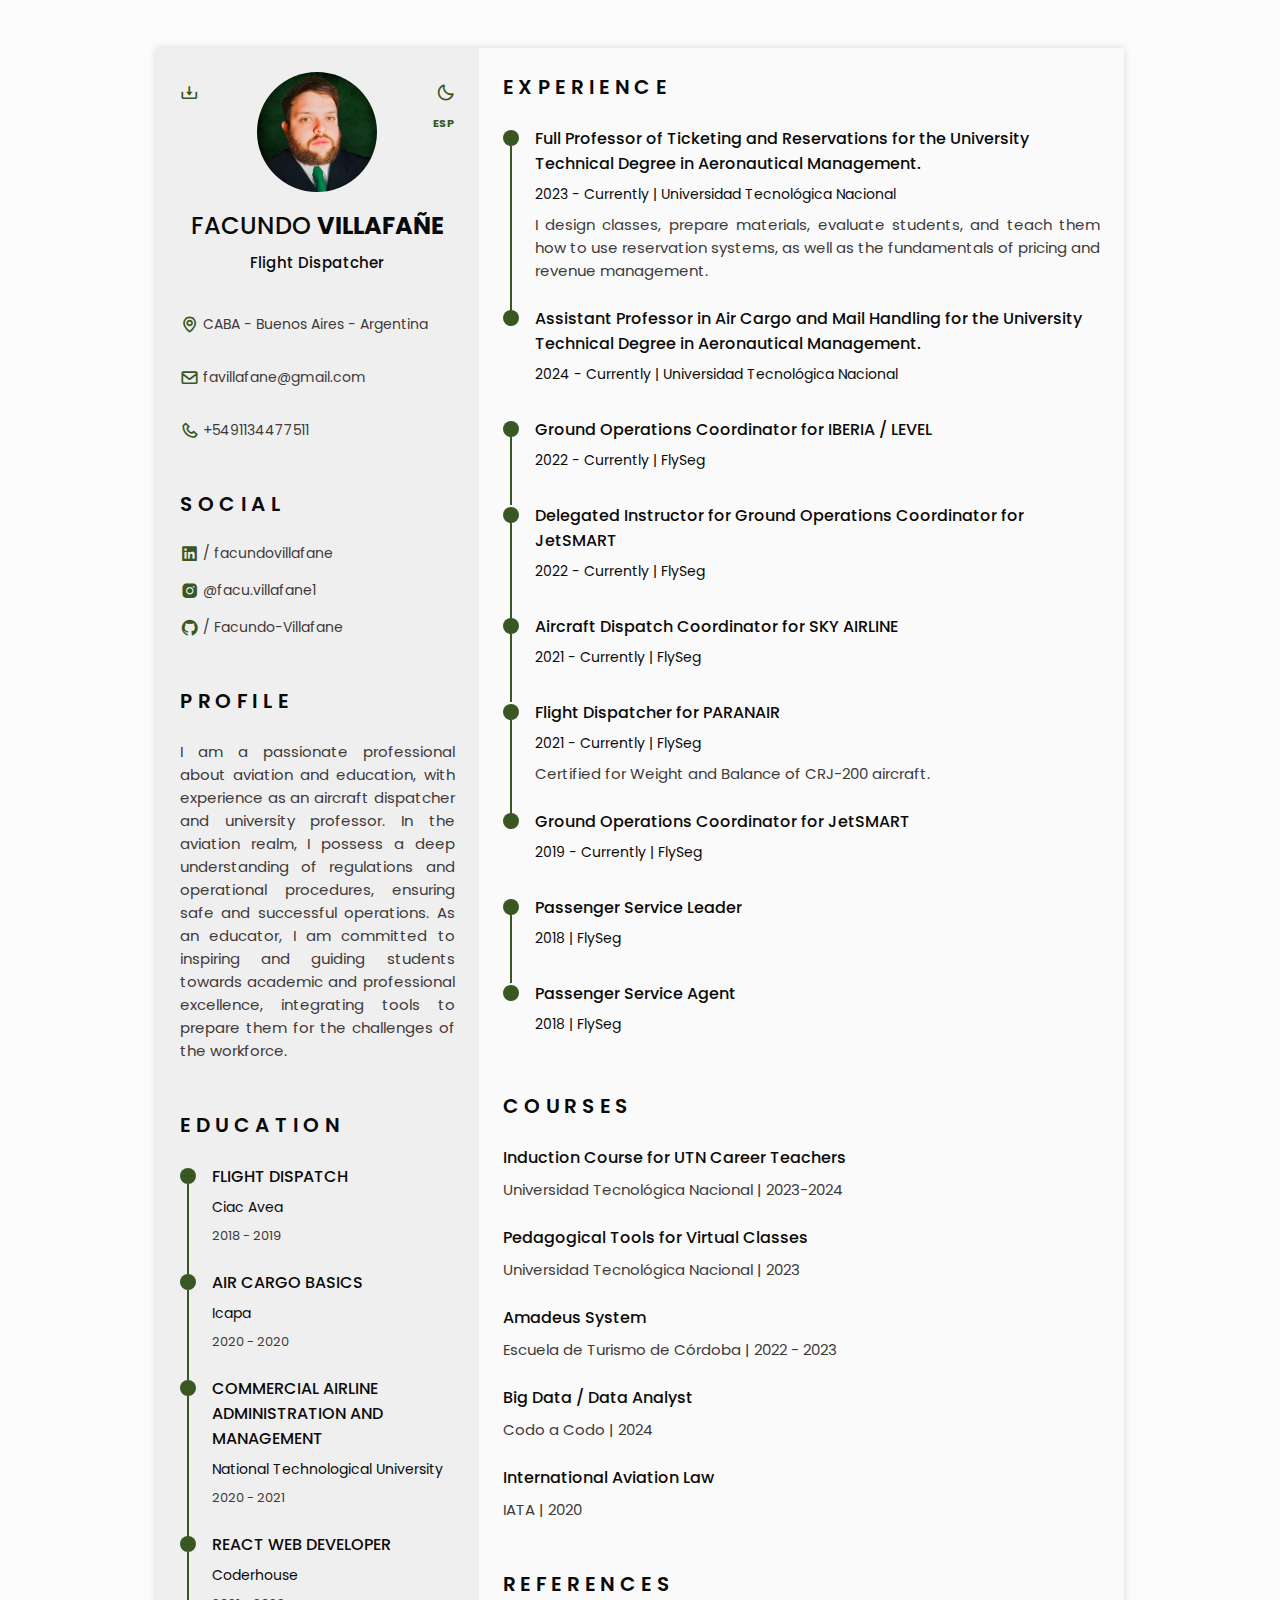
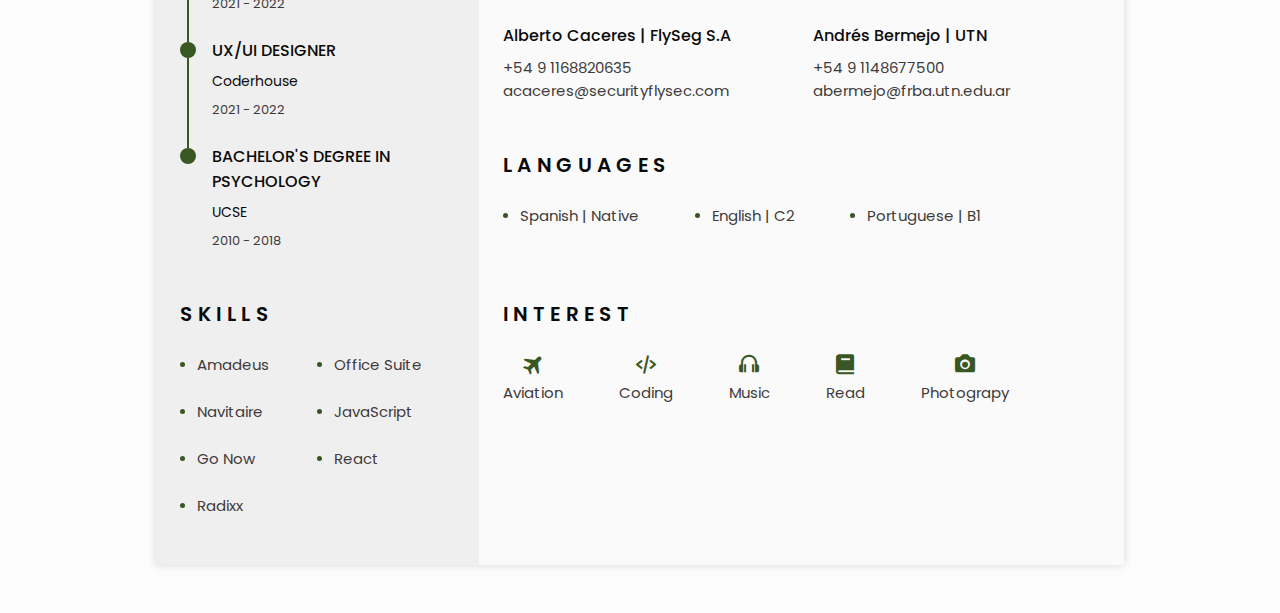
<file: en.html>
<!DOCTYPE html>
<html lang="en">

<head>
    <meta charset="UTF-8">
    <meta name="viewport" content="width=device-width, initial-scale=1.0">
    
    <!-- Favicon -->
    <link rel="icon" type="image/png" href="assets/img/fav.png" sizes="512x512">
    
    <!-- Meta tags -->
    <meta name="title" content="Facundo Villafañe - CV">
    <meta name="description" content="I am a passionate professional about aviation and education, 
    with experience as an aircraft dispatcher and university professor. In the aviation realm, 
    I possess a deep understanding of regulations and operational procedures, 
    ensuring safe and successful operations. As an educator, I am committed to inspiring and guiding students
     towards academic and professional excellence, integrating technological tools to prepare them for the challenges of the workforce.">
    <meta name="keywords" content="aviation, coding, html, css, javascript, react">
    <meta name="robots" content="index, follow">
    <meta http-equiv="Content-Type" content="text/html; charset=utf-8">
    <meta name="language" content="English">
    <meta name="author" content="Facundo Villafane">
    
    <!-- Google / Search Engine Tags -->
    <meta itemprop="name" content="Facundo Villafane Resume ">
    <meta itemprop="description" content="Personal CV">
    <meta itemprop="image" content="assets/img/metacv.png">

    <!-- Facebook Meta Tags -->
    <meta property="og:url" content="">
    <meta property="og:type" content="website">
    <meta property="og:title" content="Facundo Villafane Resume">
    <meta property="og:description" content="Personal CV">
    <meta property="og:image" content="assets/img/metacv.png">

    <!-- Twitter Meta Tags -->
    <meta name="twitter:card" content="summary_large_image">
    <meta name="twitter:title" content="Facundo Villafane Resume ">
    <meta name="twitter:description" content="Personal CV">
    <meta name="twitter:image" content="assets/img/metacv.png">

    <!--========== BOX ICONS ==========-->
    <link rel="stylesheet" href="https://cdn.jsdelivr.net/npm/boxicons@latest/css/boxicons.min.css">

    <link rel="stylesheet" href="https://fonts.googleapis.com/css2?family=Material+Symbols+Outlined:opsz,wght,FILL,GRAD@20..48,100..700,0..1,-50..200" />

    <!--========== CSS ==========-->
    <link rel="stylesheet" href="assets/css/styles.css">

    <title>Facundo-Villafane</title>
</head>

<body>
    <!--========== HEADER ==========-->
    <header class="l-header" id="header">
        <nav class="nav bd-container">
            <a href="#" class="nav__logo">Facundo Villafañe</a>

            <div class="nav__menu" id="nav-menu">
                <ul class="nav__list">
                    <li class="nav__item">
                        <a href="#home" class="nav__link active-link">
                            <i class='bx bx-home nav__icon'></i>Home
                        </a>
                    </li>
                    <li class="nav__item">
                        <a href="#profile" class="nav__link">
                            <i class='bx bx-user nav__icon'></i>Profile
                        </a>
                    </li>
                    <li class="nav__item">
                        <a href="#education" class="nav__link">
                            <i class='bx bx-book nav__icon'></i>Education
                        </a>
                    </li>
                    <li class="nav__item">
                        <a href="#skills" class="nav__link">
                            <i class='bx bx-receipt nav__icon'></i>Skills
                        </a>
                    </li>
                    <li class="nav__item">
                        <a href="#experience" class="nav__link">
                            <i class='bx bx-briefcase-alt nav__icon'></i>Experience
                        </a>
                    </li>
                    <li class="nav__item">
                        <a href="#certificates" class="nav__link">
                            <i class='bx bx-award nav__icon'></i>Courses
                        </a>
                    </li>
                    <!-- <li class="nav__item">
                            <a href="#references" class="nav__link">
                                <i class='bx bx-link-external nav__icon'></i>References
                            </a>
                        </li> ----->
                </ul>
            </div>

            <div class="nav__toggle" id="nav-toggle">
                <i class='bx bx-grid-alt'></i>
            </div>
        </nav>
    </header>

    <main class="l-main bd-container">
        <!-- All elements within this div, is generated in PDF -->
        <div class="resume" id="area-cv">
            <div class="resume__left">
                <!--========== HOME ==========-->
                <section class="home" id="home">
                    <div class="home__container section bd-grid">
                        <div class="home__data bd-grid">
                            <img src="assets/img/p-pic.jpg" alt="" class="home__img">

                            <h1 class="home__title">FACUNDO <b>VILLAFAÑE</b></h1>
                            <h3 class="home__profession">Flight Dispatcher</h3>

                            <!-- Button to download the pdf in folder. Available for desktop. -->
                            <div>
                                <a download="" href="assets/pdf/Facundo-Villafane_CV_EN.pdf" class="home__button-movil">Download CV</a>
                            </div>
                        </div>
                        <div class="home__address bd-grid">
                            <span class="home__information">
                                <i class='bx bx-map home__icon'></i> CABA - Buenos Aires - Argentina
                            </span>
                            <span class="home__information">
                                <a href="mailto:favillafane@gmail.com" class="home__information">
                                    <i class='bx bx-envelope home__icon'></i> 
                                    favillafane@gmail.com
                                </a>
                            </span>
                            <span class="home__information">
                                <a href="https://api.whatsapp.com/send?phone=541134477511&text=Hi%2C%20Facundo%20..." class="home__information">
                                    <i class='bx bx-phone home__icon'></i> +5491134477511
                                </a>
                            </span>
                        </div>
                    </div>
                    <!-- Theme change button -->
                        <i class='bx bx-moon change-theme' title="Theme" id="theme-button"></i>
                    <!--Lang changer-->
                        <a class="change-lang" href="./es.html">ESP</a>
                    <!-- Button to generate and download the pdf. Available for desktop. -->
                    <a download="" href="assets/pdf/Facundo-Villafane_CV_EN.pdf">
                    <i class='bx bx-download generate-pdf' title="Download CV" id=""></i></a>
                </section>

                <!--========== SOCIAL ==========-->
                <section class="social section">
                    <h2 class="section-title">SOCIAL</h2>

                    <div class="social__container bd-grid">
                        <a href="https://www.linkedin.com/in/facundovillafane/" target="_blank" class="social__link">
                            <i class='bx bxl-linkedin-square social__icon'></i> / facundovillafane
                        </a>
                        <a href="https://www.instagram.com/facu.villafane1/" target="_blank" class="social__link">
                            <i class='bx bxl-instagram-alt social__icon'></i> @facu.villafane1
                        </a>
                        <a href="https://github.com/Facundo-Villafane" target="_blank" class="social__link">
                            <i class='bx bxl-github social__icon'></i> / Facundo-Villafane
                        </a>
                    </div>
                </section>

                <!--========== PROFILE ==========-->
                <section class="profile section" id="profile">
                    <h2 class="section-title">Profile</h2>
                    <!--<p class="profile__description">
                        Professional with experience in the aeronautical sector.
                        Three words define me, <b>passion</b>, <b>learning</b>, and <b>technology</b>.
                        Good at solving problems and doing what is necessary to prevent them from occurring.
                        I am always learning new things, which led me to have a versatile profile.
                    </p>-->
                    <p class="profile__description">
                    I am a passionate professional about aviation and education, with experience as an aircraft dispatcher and university
                    professor. In the aviation realm, I possess a deep understanding of regulations and operational procedures, ensuring safe
                    and successful operations. As an educator, I am committed to inspiring and guiding students towards academic and
                    professional excellence, integrating tools to prepare them for the challenges of the workforce.
                    </p>

                </section>

                <!--========== EDUCATION ==========-->
                <section class="education section" id="education">
                    <h2 class="section-title">Education</h2>

                    <div class="education__container bd-grid">
                        <div class="education__content">
                            <div class="education__time">
                                <span class="education__rounder"></span>
                                <span class="education__line"></span>
                            </div>

                            <div class="education__data bd-grid">
                                <h3 class="education__title">FLIGHT DISPATCH</h3>
                                <span class="education__studies">Ciac Avea</span>
                                <span class="education__year">2018 - 2019</span>
                            </div>
                        </div>

                        <div class="education__content">
                            <div class="education__time">
                                <span class="education__rounder"></span>
                                <span class="education__line"></span>
                            </div>

                            <div class="education__data bd-grid">
                                <h3 class="education__title">AIR CARGO BASICS</h3>
                                <span class="education__studies">Icapa</span>
                                <span class="education__year">2020 - 2020</span>
                            </div>
                        </div>

                        <div class="education__content">
                            <div class="education__time">
                                <span class="education__rounder"></span>
                                <span class="education__line"></span>
                            </div>

                            <div class="education__data bd-grid">
                                <h3 class="education__title">COMMERCIAL AIRLINE ADMINISTRATION AND MANAGEMENT</h3>
                                <span class="education__studies">National Technological University</span>
                                <span class="education__year">2020 - 2021</span>
                            </div>
                        </div>

                        <div class="education__content">
                            <div class="education__time">
                                <span class="education__rounder"></span>
                                <span class="education__line"></span>
                            </div>

                            <div class="education__data bd-grid">
                                <h3 class="education__title">REACT WEB DEVELOPER</h3>
                                <span class="education__studies">Coderhouse</span>
                                <span class="education__year">2021 - 2022</span>
                            </div>
                        </div>
                        
                        <div class="education__content">
                            <div class="education__time">
                                <span class="education__rounder"></span>
                                <span class="education__line"></span>
                            </div>

                            <div class="education__data bd-grid">
                                <h3 class="education__title">UX/UI DESIGNER</h3>
                                <span class="education__studies">Coderhouse</span>
                                <span class="education__year">2021 - 2022</span>
                            </div>
                        </div>

                        <div class="education__content">
                            <div class="education__time">
                                <span class="education__rounder"></span>
                                <!--<span class="education__line"></span>-->
                            </div>
                        
                            <div class="education__data bd-grid">
                                <h3 class="education__title">BACHELOR'S DEGREE IN PSYCHOLOGY</h3>
                                <span class="education__studies">UCSE</span>
                                <span class="education__year">2010 - 2018</span>
                            </div>
                        </div>
                    </div>
                </section>


                <!--========== SKILLS  ==========-->
                <section class="skills section" id="skills">
                    <h2 class="section-title">Skills</h2>

                    <div class="skills__content bd-grid">
                        <ul class="skills__data">
                            <li class="skills__name">
                                <span class="skills__circle"></span>Amadeus
                            </li>
                            <li class="skills__name">
                                <span class="skills__circle"></span>Navitaire
                            </li>
                            <li class="skills__name">
                                <span class="skills__circle"></span>Go Now
                            </li>
                            <li class="skills__name">
                                <span class="skills__circle"></span>Radixx
                            </li>
                        </ul>
                        <ul class="skills__data">
                            <li class="skills__name">
                                <span class="skills__circle"></span>Office Suite
                            </li>
                            <li class="skills__name">
                                <span class="skills__circle"></span>JavaScript
                            </li>
                            <li class="skills__name">
                                <span class="skills__circle"></span>React
                            </li>
                        </ul>
                    </div>
                </section>

            </div>

            <div class="resume__right">
                <!--========== EXPERIENCE ==========-->
                <section class="experience section" id="experience">
                    <h2 class="section-title">Experience</h2>

                    <div class="experience__container bd-grid">
                        <div class="experience__content">
                            <div class="experience__time">
                                <span class="experience__rounder"></span>
                                <span class="experience__line"></span>
                            </div>
                        
                            <div class="experience__data bd-grid">
                                <h3 class="experience__title">Full Professor of Ticketing and Reservations for the University Technical Degree in Aeronautical Management.</h3>
                                <span class="experience__company">2023 - Currently | Universidad Tecnológica Nacional</span>
                                <p class="experience__description">I design classes, prepare materials, evaluate students, and teach them how to use reservation systems, as well as the
                                fundamentals of pricing and revenue management.</p>
                            </div>
                        </div>

                        <div class="experience__content">
                            <div class="experience__time">
                                <span class="experience__rounder"></span>
                                <!--<span class="experience__line"></span>-->
                            </div>
                        
                            <div class="experience__data bd-grid">
                                <h3 class="experience__title">Assistant Professor in Air Cargo and Mail Handling for the University Technical Degree
                                    in Aeronautical Management.</h3>
                                <span class="experience__company">2024 - Currently | Universidad Tecnológica Nacional</span>
                                <p class="experience__description"></p>
                            </div>
                        </div>
                        <div class="experience__content">
                            <div class="experience__time">
                                <span class="experience__rounder"></span>
                                <span class="experience__line"></span>
                            </div>

                            <div class="experience__data bd-grid">
                                <h3 class="experience__title">Ground Operations Coordinator for IBERIA / LEVEL</h3>
                                <span class="experience__company">2022 - Currently | FlySeg</span>
                                <p class="experience__description"></p>
                            </div>
                        </div>
                        <div class="experience__content">
                            <div class="experience__time">
                                <span class="experience__rounder"></span>
                                <span class="experience__line"></span>
                            </div>

                            <div class="experience__data bd-grid">
                                <h3 class="experience__title">Delegated Instructor for Ground Operations Coordinator for JetSMART</h3>
                                <span class="experience__company">2022 - Currently | FlySeg</span>
                                <p class="experience__description"></p>
                            </div>
                        </div>

                        <div class="experience__content">
                            <div class="experience__time">
                                <span class="experience__rounder"></span>
                                <span class="experience__line"></span>
                            </div>

                            <div class="experience__data bd-grid">
                                <h3 class="experience__title">Aircraft Dispatch Coordinator for SKY AIRLINE</h3>
                                <span class="experience__company">2021 - Currently | FlySeg</span>
                                <p class="experience__description"></p>
                            </div>
                        </div>
                        <div class="experience__content">
                            <div class="experience__time">
                                <span class="experience__rounder"></span>
                                <span class="experience__line"></span>
                            </div>

                            <div class="experience__data bd-grid">
                                <h3 class="experience__title">Flight Dispatcher for PARANAIR</h3>
                                <span class="experience__company">2021 - Currently | FlySeg</span>
                                <p class="experience__description">Certified for Weight and Balance of CRJ-200 aircraft.</p>
                            </div>
                        </div>
                        <div class="experience__content">
                            <div class="experience__time">
                                <span class="experience__rounder"></span>
                                <!--<span class="experience__line"></span>-->
                            </div>

                            <div class="experience__data bd-grid">
                                <h3 class="experience__title">Ground Operations Coordinator for JetSMART</h3>
                                <span class="experience__company">2019 - Currently | FlySeg</span>
                                <p class="experience__description"></p>
                            </div>
                        </div>
                        <div class="experience__content">
                            <div class="experience__time">
                                <span class="experience__rounder"></span>
                                <span class="experience__line"></span>
                            </div>

                            <div class="experience__data bd-grid">
                                <h3 class="experience__title">Passenger Service Leader </h3>
                                <span class="experience__company">2018 | FlySeg</span>
                                <p class="experience__description"></p>
                            </div>
                        </div>
                        <div class="experience__content">
                            <div class="experience__time">
                                <span class="experience__rounder"></span>
                                <!--<span class="experience__line"></span>-->
                            </div>
                        
                            <div class="experience__data bd-grid">
                                <h3 class="experience__title">Passenger Service Agent </h3>
                                <span class="experience__company">2018 | FlySeg</span>
                                <p class="experience__description"></p>
                            </div>
                        </div>
                    </div>
                </section>

                <!--========== CERTIFICATES ==========-->
                <section class="certificate section" id="certificates">
                    <h2 class="section-title">Courses</h2>

                    <div class="certificates__container bd-grid">
                        <div class="certificate__content">
                            <h3 class="certificate__title">Induction Course for UTN Career Teachers</h3>
                            <p class="certificate__description">Universidad Tecnológica Nacional | 2023-2024</p>
                        </div>
                        <div class="certificate__content">
                            <h3 class="certificate__title">Pedagogical Tools for Virtual Classes</h3>
                            <p class="certificate__description">Universidad Tecnológica Nacional | 2023
                            </p>
                        </div>
                        <div class="certificate__content">
                            <h3 class="certificate__title">Amadeus System</h3>
                            <p class="certificate__description">Escuela de Turismo de Córdoba | 2022 - 2023
                            </p>
                        </div>
                        <div class="certificate__content">
                            <h3 class="certificate__title">Big Data / Data Analyst</h3>
                            <p class="certificate__description">Codo a Codo | 2024
                            </p>
                        </div>
                        <div class="certificate__content">
                            <h3 class="certificate__title">International Aviation Law</h3>
                            <p class="certificate__description">IATA | 2020
                            </p>
                        </div>
                    </div>
                </section>

                <!--========== REFERENCES--> 
                    <section class="references section" id="references">
                        <h2 class="section-title">References</h2>

                        <div class="references__container bd-grid">
                            <div class="references__content">
                                <h3 class="references__title">Alberto Caceres | FlySeg S.A</h3>
                                <p class="references__subtitle">+54 9 1168820635
                                </p>
                                <p class="references__subtitle">acaceres@securityflysec.com
                                </p>
                            </div>
                            <div class="references__content">
                                <h3 class="references__title">Andrés Bermejo | UTN</h3>
                                <p class="references__subtitle">+54 9 1148677500
                                </p>
                                <p class="references__subtitle">abermejo@frba.utn.edu.ar
                                </p>
                            </div>
                        </div>
                    </section> 

                <!--========== LANGUAGES ==========-->
                <section class="languages section">
                    <h2 class="section-title">Languages</h2>

                    <div class="languages__container ">
                        <ul class="languages__content bd-grid">
                            <li class="languages__name">
                                <span class="languages__circle"></span> Spanish | Native
                                <!--<li class='languages__name2'>Native</li>-->
                            </li>
                            <li class="languages__name">
                                <span class="languages__circle"></span> English | C2
                                <!--<li class='languages__name2'>Advanced</li>-->
                            </li>
                            <li class="languages__name">
                                <span class="languages__circle"></span> Portuguese | B1
                                <!--<li class='languages__name2'>Conversational</li>-->
                            </li>
                        </ul>
                    </div>
                </section>

                <!--========== INTERESTS ==========-->
                <section class="interests section">
                    <h2 class="section-title interst">Interest</h2>

                    <div class="interest__container bd-grid">
                        <div class="interest__content">
                            <i class='bx bxs-plane-alt interest__icon' ></i>
                            <span class="interest__name">Aviation</span>
                        </div>
                        <div class="interest__content">
                            <i class='bx bx-code-alt interest__icon' ></i>
                            <span class="interest__name">Coding</span>
                        </div>
                        <div class="interest__content">
                            <i class='bx bx-headphone interest__icon' ></i>
                            <span class="interest__name">Music</span>
                        </div>
                        <div class="interest__content">
                            <i class='bx bxs-book interest__icon' ></i>
                            <span class="interest__name">Read</span>
                        </div>
                        <div class="interest__content">
                            <i class='bx bxs-camera interest__icon' ></i>
                            <span class="interest__name">Photograpy</span>
                        </div>
                        <!--<div class="interest__content">
                            <i class='bx bxs-pizza interest__icon' ></i>
                            <span class="interest__name">Pizza</span>
                        </div>-->

                    </div>
                </section>
            </div>
        </div>
    </main>

    <!--========== SCROLL TOP ==========-->
    <a href="#" class="scrolltop" id="scroll-top">
        <i class='bx bxs-chevron-up scrolltop__icon'></i>
    </a>

    <!--========== HTML2PDF ==========-->
    <script src="assets/js/html2pdf.bundle.min.js"></script>

    <!--========== MAIN JS ==========-->
    <script src="assets/js/main.js"></script>
</body>

</html>
</file>
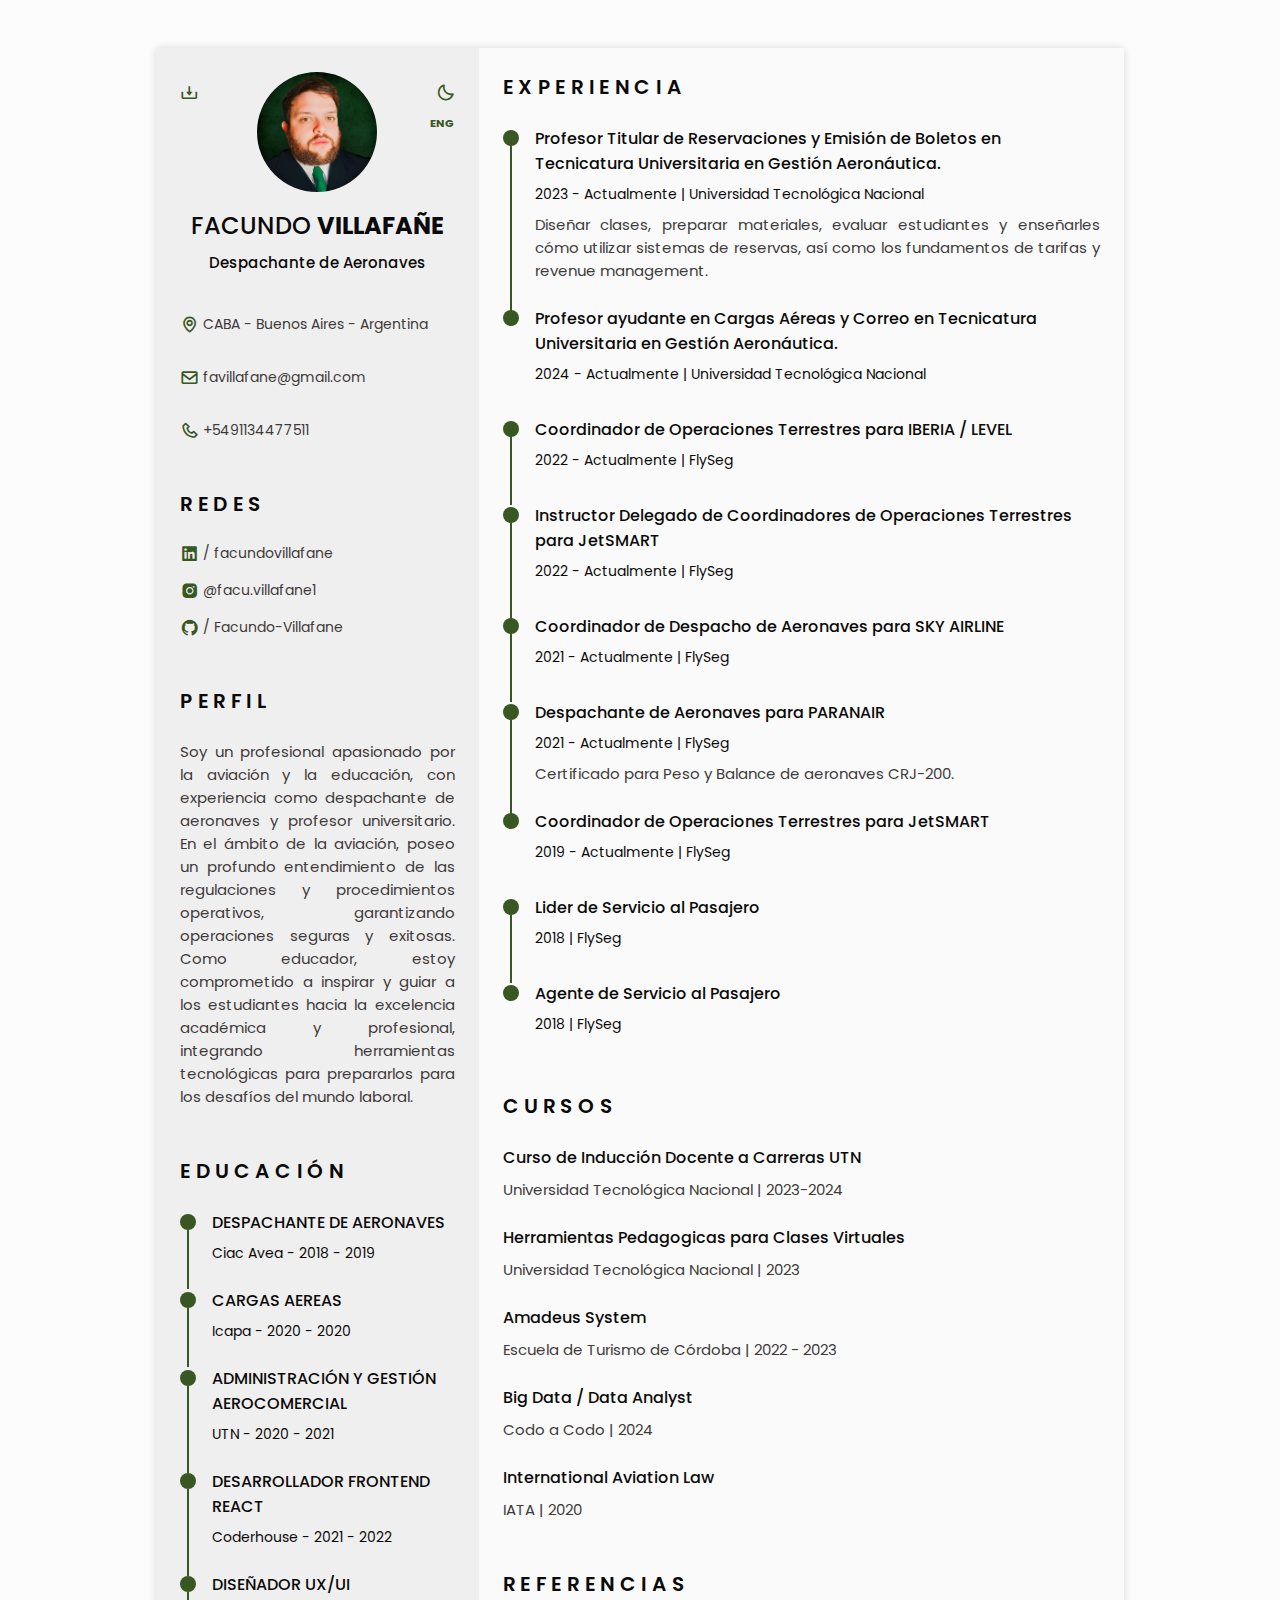
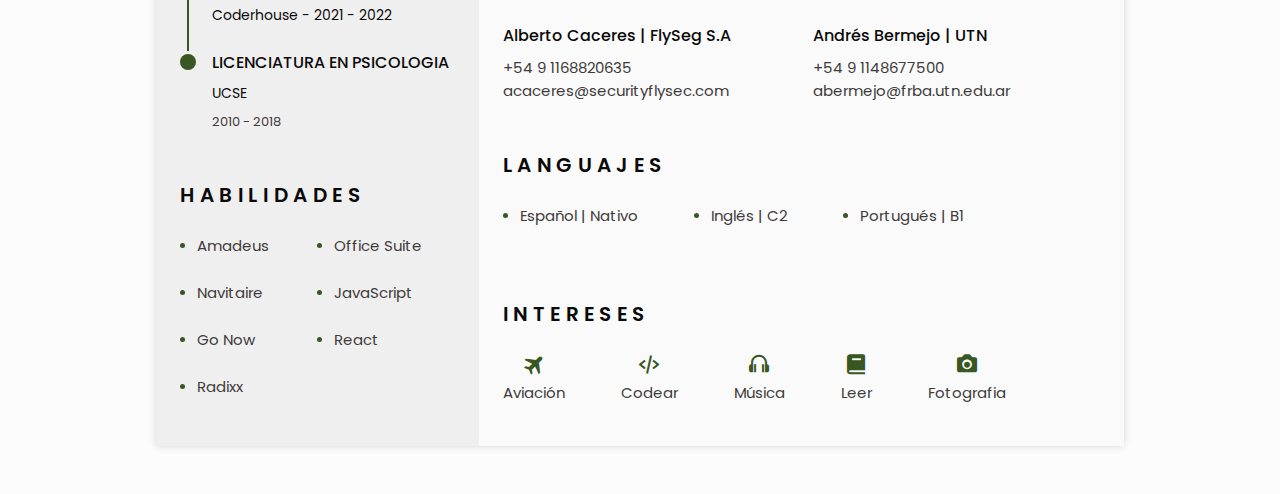
<file: es.html>
<!DOCTYPE html>
<html lang="es">

<head>
    <meta charset="UTF-8">
    <meta name="viewport" content="width=device-width, initial-scale=1.0">
    
    <!-- Favicon -->
    <link rel="icon" type="image/png" href="assets/img/fav.png" sizes="512x512">
    
    <!-- Meta tags -->
    <meta name="title" content="Facundo Villafane - CV">
    <meta name="description" content="Profesional con experiencia en el sector aeronáutico.
                        Tres palabras me definen, <b>pasión</b>, <b>aprendizaje</b> y <b>tecnología</b>.
                        Bueno para resolver problemas y hacer lo necesario para evitar que ocurran.
                        Siempre estoy aprendiendo cosas nuevas, lo que me llevó a tener un perfil polivalente.">
    <meta name="keywords" content="aviation, coding, html, css, javascript, react">
    <meta name="robots" content="index, follow">
    <meta http-equiv="Content-Type" content="text/html; charset=utf-8">
    <meta name="language" content="English">
    <meta name="author" content="Facundo Villafane">
    
    <!-- Google / Search Engine Tags -->
    <meta itemprop="name" content="Facundo Villafane Resume ">
    <meta itemprop="description" content="Personal CV">
    <meta itemprop="image" content="assets/img/metacv.png">

    <!-- Facebook Meta Tags -->
    <meta property="og:url" content="">
    <meta property="og:type" content="website">
    <meta property="og:title" content="Facundo Villafane Resume">
    <meta property="og:description" content="Personal CV">
    <meta property="og:image" content="assets/img/metacv.png">

    <!-- Twitter Meta Tags -->
    <meta name="twitter:card" content="summary_large_image">
    <meta name="twitter:title" content="Facundo Villafane Resume ">
    <meta name="twitter:description" content="Personal CV">
    <meta name="twitter:image" content="assets/img/metacv.png">

    <!--========== BOX ICONS ==========-->
    <link rel="stylesheet" href="https://cdn.jsdelivr.net/npm/boxicons@latest/css/boxicons.min.css">

    <link rel="stylesheet" href="https://fonts.googleapis.com/css2?family=Material+Symbols+Outlined:opsz,wght,FILL,GRAD@20..48,100..700,0..1,-50..200" />

    <!--========== CSS ==========-->
    <link rel="stylesheet" href="assets/css/styles.css">

    <title>Facundo-Villafane</title>
</head>

<body>
    <!--========== HEADER ==========-->
    <header class="l-header" id="header">
        <nav class="nav bd-container">
            <a href="#" class="nav__logo">Facundo Villafañe</a>

            <div class="nav__menu" id="nav-menu">
                <ul class="nav__list">
                    <li class="nav__item">
                        <a href="#home" class="nav__link active-link">
                            <i class='bx bx-home nav__icon'></i>Inicio
                        </a>
                    </li>
                    <li class="nav__item">
                        <a href="#profile" class="nav__link">
                            <i class='bx bx-user nav__icon'></i>Perfil
                        </a>
                    </li>
                    <li class="nav__item">
                        <a href="#education" class="nav__link">
                            <i class='bx bx-book nav__icon'></i>Educación
                        </a>
                    </li>
                    <li class="nav__item">
                        <a href="#skills" class="nav__link">
                            <i class='bx bx-receipt nav__icon'></i>Habilidades
                        </a>
                    </li>
                    <li class="nav__item">
                        <a href="#experience" class="nav__link">
                            <i class='bx bx-briefcase-alt nav__icon'></i>Experiencia
                        </a>
                    </li>
                    <li class="nav__item">
                        <a href="#certificates" class="nav__link">
                            <i class='bx bx-award nav__icon'></i>Cursos
                        </a>
                    </li>
                    <!-- <li class="nav__item">
                            <a href="#references" class="nav__link">
                                <i class='bx bx-link-external nav__icon'></i>References
                            </a>
                        </li> ----->
                </ul>
            </div>

            <div class="nav__toggle" id="nav-toggle">
                <i class='bx bx-grid-alt'></i>
            </div>
        </nav>
    </header>

    <main class="l-main bd-container">
        <!-- All elements within this div, is generated in PDF -->
        <div class="resume" id="area-cv">
            <div class="resume__left">
                <!--========== HOME ==========-->
                <section class="home" id="home">
                    <div class="home__container section bd-grid">
                        <div class="home__data bd-grid">
                            <img src="assets/img/p-pic.jpg" alt="" class="home__img">

                            <h1 class="home__title">FACUNDO <b>VILLAFAÑE</b></h1>
                            <h3 class="home__profession">Despachante de Aeronaves</h3>

                            <!-- Button to download the pdf in folder. Available for desktop. -->
                            <div>
                                <a download="" href="assets/pdf/CV-Villafane-Facundo.pdf" class="home__button-movil">Descargar CV</a>
                            </div>
                        </div>
                        <div class="home__address bd-grid">
                            <span class="home__information">
                                <i class='bx bx-map home__icon'></i> CABA - Buenos Aires - Argentina
                            </span>
                            <span class="home__information">
                                <a href="mailto:favillafane@gmail.com" class="home__information">
                                    <i class='bx bx-envelope home__icon'></i>
                                    favillafane@gmail.com
                                </a>
                            </span>
                            <span class="home__information">
                                <a href="https://api.whatsapp.com/send?phone=541134477511&text=Hola%2C%20Facundo%20..." class="home__information">
                                    <i class='bx bx-phone home__icon'></i> +5491134477511
                                </a>
                            </span>
                        </div>
                    </div>
                    <!-- Theme change button -->
                        <i class='bx bx-moon change-theme' title="Theme" id="theme-button"></i>
                    <!--Lang changer-->
                        <a class="change-lang" href="./index.html">ENG</a>
                    <!-- Button to generate and download the pdf. Available for desktop. -->
                        <a download="" href="assets/pdf/CV-Villafane-Facundo.pdf">
                            <i class='bx bx-download generate-pdf' title="Descargar CV" id=""></i></a>
                </section>

                <!--========== SOCIAL ==========-->
                <section class="social section">
                    <h2 class="section-title">REDES</h2>

                    <div class="social__container bd-grid">
                        <a href="https://www.linkedin.com/in/facundovillafane/" target="_blank" class="social__link">
                            <i class='bx bxl-linkedin-square social__icon'></i> / facundovillafane
                        </a>
                        <a href="https://www.instagram.com/facu.villafane1/" target="_blank" class="social__link">
                            <i class='bx bxl-instagram-alt social__icon'></i> @facu.villafane1
                        </a>
                        <a href="https://github.com/Facundo-Villafane" target="_blank" class="social__link">
                            <i class='bx bxl-github social__icon'></i> / Facundo-Villafane
                        </a>
                    </div>
                </section>

                <!--========== PROFILE ==========-->
                <section class="profile section" id="profile">
                    <h2 class="section-title">Perfil</h2>
                    <!--<p class="profile__description">
                        Profesional con experiencia en el sector aeronáutico.
                        Tres palabras me definen, <b>pasión</b>, <b>aprendizaje</b> y <b>tecnología</b>.
                        Bueno para resolver problemas y hacer lo necesario para evitar que ocurran.
                        Siempre estoy aprendiendo cosas nuevas, lo que me llevó a tener un perfil polivalente.
                    </p>-->
                    <p class="profile__description">
                        Soy un profesional apasionado por la aviación y la educación, con experiencia como despachante de aeronaves y profesor
                        universitario. En el ámbito de la aviación, poseo un profundo entendimiento de las regulaciones y procedimientos
                        operativos, garantizando operaciones seguras y exitosas. Como educador, estoy comprometido a inspirar y guiar a los
                        estudiantes hacia la excelencia académica y profesional, integrando herramientas tecnológicas para prepararlos para los
                        desafíos del mundo laboral.
                    </p>
                </section>

                <!--========== EDUCATION ==========-->
                <section class="education section" id="education">
                    <h2 class="section-title">Educación</h2>

                    <div class="education__container bd-grid">
                        <div class="education__content">
                            <div class="education__time">
                                <span class="education__rounder"></span>
                                <span class="education__line"></span>
                            </div>

                            <div class="education__data bd-grid">
                                <h3 class="education__title">DESPACHANTE DE AERONAVES</h3>
                                <span class="education__studies">Ciac Avea - 2018 - 2019</span>
                            </div>
                        </div>

                        <div class="education__content">
                            <div class="education__time">
                                <span class="education__rounder"></span>
                                <span class="education__line"></span>
                            </div>

                            <div class="education__data bd-grid">
                                <h3 class="education__title">CARGAS AEREAS</h3>
                                <span class="education__studies">Icapa - 2020 - 2020</span>
                                
                            </div>
                        </div>

                        <div class="education__content">
                            <div class="education__time">
                                <span class="education__rounder"></span>
                                <span class="education__line"></span>
                            </div>

                            <div class="education__data bd-grid">
                                <h3 class="education__title">ADMINISTRACIÓN Y GESTIÓN AEROCOMERCIAL</h3>
                                <span class="education__studies">UTN - 2020 - 2021</span>
                                
                            </div>
                        </div>

                        <div class="education__content">
                            <div class="education__time">
                                <span class="education__rounder"></span>
                                <span class="education__line"></span>
                            </div>

                            <div class="education__data bd-grid">
                                <h3 class="education__title">DESARROLLADOR FRONTEND REACT</h3>
                                <span class="education__studies">Coderhouse - 2021 - 2022</span>
                                
                            </div>
                        </div>
                        
                        <div class="education__content">
                            <div class="education__time">
                                <span class="education__rounder"></span>
                                <span class="education__line"></span>
                            </div>

                            <div class="education__data bd-grid">
                                <h3 class="education__title">DISEÑADOR UX/UI</h3>
                                <span class="education__studies">Coderhouse - 2021 - 2022</span>
                                
                            </div>
                        </div>

                        <div class="education__content">
                            <div class="education__time">
                                <span class="education__rounder"></span>
                                <!--<span class="education__line"></span>-->
                            </div>
                        
                            <div class="education__data bd-grid">
                                <h3 class="education__title">LICENCIATURA EN PSICOLOGIA</h3>
                                <span class="education__studies">UCSE</span>
                                <span class="education__year">2010 - 2018</span>
                            </div>
                        </div>
                    </div>
                </section>


                <!--========== SKILLS  ==========-->
                <section class="skills section" id="skills">
                    <h2 class="section-title">Habilidades</h2>

                    <div class="skills__content bd-grid">
                        <ul class="skills__data">
                            <li class="skills__name">
                                <span class="skills__circle"></span>Amadeus
                            </li>
                            <li class="skills__name">
                                <span class="skills__circle"></span>Navitaire
                            </li>
                            <li class="skills__name">
                                <span class="skills__circle"></span>Go Now
                            </li>
                            <li class="skills__name">
                                <span class="skills__circle"></span>Radixx
                            </li>
                            </ul>
                            <ul class="skills__data">
                                <li class="skills__name">
                                    <span class="skills__circle"></span>Office Suite
                                </li>
                            <li class="skills__name">
                                <span class="skills__circle"></span>JavaScript
                            </li>
                            <li class="skills__name">
                                <span class="skills__circle"></span>React
                            </li>
                            
                        </ul>
                    </div>
                </section>

            </div>

            <div class="resume__right">
                <!--========== EXPERIENCE ==========-->
                <section class="experience section" id="experience">
                    <h2 class="section-title">Experiencia</h2>
                
                    <div class="experience__container bd-grid">
                        <div class="experience__content">
                            <div class="experience__time">
                                <span class="experience__rounder"></span>
                                <span class="experience__line"></span>
                            </div>
                
                            <div class="experience__data bd-grid">
                                <h3 class="experience__title">Profesor Titular de Reservaciones y Emisión de Boletos en Tecnicatura Universitaria en Gestión Aeronáutica.</h3>
                                <span class="experience__company">2023 - Actualmente | Universidad Tecnológica Nacional</span>
                                <p class="experience__description">Diseñar clases, preparar materiales, evaluar estudiantes y enseñarles cómo utilizar sistemas de reservas, así como los
                                fundamentos de tarifas y revenue management.</p>
                            </div>
                        </div>
                
                        <div class="experience__content">
                            <div class="experience__time">
                                <span class="experience__rounder"></span>
                                <!--<span class="experience__line"></span>-->
                            </div>
                
                            <div class="experience__data bd-grid">
                                <h3 class="experience__title">Profesor ayudante en Cargas Aéreas y Correo en Tecnicatura Universitaria en Gestión Aeronáutica.</h3>
                                <span class="experience__company">2024 - Actualmente | Universidad Tecnológica Nacional</span>
                                <p class="experience__description"></p>
                            </div>
                        </div>
                        <div class="experience__content">
                            <div class="experience__time">
                                <span class="experience__rounder"></span>
                                <span class="experience__line"></span>
                            </div>
                
                            <div class="experience__data bd-grid">
                                <h3 class="experience__title">Coordinador de Operaciones Terrestres para IBERIA / LEVEL</h3>
                                <span class="experience__company">2022 - Actualmente | FlySeg</span>
                                <p class="experience__description"></p>
                            </div>
                        </div>
                        <div class="experience__content">
                            <div class="experience__time">
                                <span class="experience__rounder"></span>
                                <span class="experience__line"></span>
                            </div>
                
                            <div class="experience__data bd-grid">
                                <h3 class="experience__title">Instructor Delegado de Coordinadores de Operaciones Terrestres para JetSMART</h3>
                                <span class="experience__company">2022 - Actualmente | FlySeg</span>
                                <p class="experience__description"></p>
                            </div>
                        </div>
                
                        <div class="experience__content">
                            <div class="experience__time">
                                <span class="experience__rounder"></span>
                                <span class="experience__line"></span>
                            </div>
                
                            <div class="experience__data bd-grid">
                                <h3 class="experience__title">Coordinador de Despacho de Aeronaves para SKY AIRLINE</h3>
                                <span class="experience__company">2021 - Actualmente | FlySeg</span>
                                <p class="experience__description"></p>
                            </div>
                        </div>
                        <div class="experience__content">
                            <div class="experience__time">
                                <span class="experience__rounder"></span>
                                <span class="experience__line"></span>
                            </div>
                
                            <div class="experience__data bd-grid">
                                <h3 class="experience__title">Despachante de Aeronaves para PARANAIR</h3>
                                <span class="experience__company">2021 - Actualmente | FlySeg</span>
                                <p class="experience__description">Certificado para Peso y Balance de aeronaves CRJ-200.</p>
                            </div>
                        </div>
                        <div class="experience__content">
                            <div class="experience__time">
                                <span class="experience__rounder"></span>
                                <!--<span class="experience__line"></span>-->
                            </div>
                
                            <div class="experience__data bd-grid">
                                <h3 class="experience__title">Coordinador de Operaciones Terrestres para JetSMART</h3>
                                <span class="experience__company">2019 - Actualmente | FlySeg</span>
                                <p class="experience__description"></p>
                            </div>
                        </div>
                        <div class="experience__content">
                            <div class="experience__time">
                                <span class="experience__rounder"></span>
                                <span class="experience__line"></span>
                            </div>
                
                            <div class="experience__data bd-grid">
                                <h3 class="experience__title">Lider de Servicio al Pasajero </h3>
                                <span class="experience__company">2018 | FlySeg</span>
                                <p class="experience__description"></p>
                            </div>
                        </div>
                        <div class="experience__content">
                            <div class="experience__time">
                                <span class="experience__rounder"></span>
                                <!--<span class="experience__line"></span>-->
                            </div>
                
                            <div class="experience__data bd-grid">
                                <h3 class="experience__title">Agente de Servicio al Pasajero </h3>
                                <span class="experience__company">2018 | FlySeg</span>
                                <p class="experience__description"></p>
                            </div>
                        </div>
                    </div>
                </section>
                
                <!--========== CERTIFICATES ==========-->
                <section class="certificate section" id="certificates">
                    <h2 class="section-title">Cursos</h2>
                
                    <div class="certificates__container bd-grid">
                        <div class="certificate__content">
                            <h3 class="certificate__title">Curso de Inducción Docente a Carreras UTN</h3>
                            <p class="certificate__description">Universidad Tecnológica Nacional | 2023-2024</p>
                        </div>
                        <div class="certificate__content">
                            <h3 class="certificate__title">Herramientas Pedagogicas para Clases Virtuales</h3>
                            <p class="certificate__description">Universidad Tecnológica Nacional | 2023
                            </p>
                        </div>
                        <div class="certificate__content">
                            <h3 class="certificate__title">Amadeus System</h3>
                            <p class="certificate__description">Escuela de Turismo de Córdoba | 2022 - 2023
                            </p>
                        </div>
                        <div class="certificate__content">
                            <h3 class="certificate__title">Big Data / Data Analyst</h3>
                            <p class="certificate__description">Codo a Codo | 2024
                            </p>
                        </div>
                        <div class="certificate__content">
                            <h3 class="certificate__title">International Aviation Law</h3>
                            <p class="certificate__description">IATA | 2020
                            </p>
                        </div>
                    </div>
                </section>

                <!--========== REFERENCES-->
                <section class="references section" id="references">
                    <h2 class="section-title">Referencias</h2>
                
                    <div class="references__container bd-grid">
                        <div class="references__content">
                            <h3 class="references__title">Alberto Caceres | FlySeg S.A</h3>
                            <p class="references__subtitle">+54 9 1168820635
                            </p>
                            <p class="references__subtitle">acaceres@securityflysec.com
                            </p>
                        </div>
                        <div class="references__content">
                            <h3 class="references__title">Andrés Bermejo | UTN</h3>
                            <p class="references__subtitle">+54 9 1148677500
                            </p>
                            <p class="references__subtitle">abermejo@frba.utn.edu.ar
                            </p>
                        </div>
                    </div>
                </section>

                <!--========== LANGUAGES ==========-->
                <section class="languages section">
                    <h2 class="section-title">Languajes</h2>

                    <div class="languages__container ">
                        <ul class="languages__content bd-grid">
                            <li class="languages__name">
                                <span class="languages__circle"></span> Español | Nativo
                                <!--<li class='languages__name2'>Native</li>-->
                            </li>
                            <li class="languages__name">
                                <span class="languages__circle"></span> Inglés | C2
                                <!--<li class='languages__name2'>Advanced</li>-->
                            </li>
                            <li class="languages__name">
                                <span class="languages__circle"></span> Portugués | B1
                                <!--<li class='languages__name2'>Conversational</li>-->
                            </li>
                        </ul>
                    </div>
                </section>

                <!--========== INTERESTS ==========-->
                <section class="interests section">
                    <h2 class="section-title interst">Intereses</h2>

                    <div class="interest__container bd-grid">
                        <div class="interest__content">
                            <i class='bx bxs-plane-alt interest__icon' ></i>
                            <span class="interest__name">Aviación</span>
                        </div>
                        <div class="interest__content">
                            <i class='bx bx-code-alt interest__icon' ></i>
                            <span class="interest__name">Codear</span>
                        </div>
                        <div class="interest__content">
                            <i class='bx bx-headphone interest__icon' ></i>
                            <span class="interest__name">Música</span>
                        </div>
                        <div class="interest__content">
                            <i class='bx bxs-book interest__icon' ></i>
                            <span class="interest__name">Leer</span>
                        </div>
                        <div class="interest__content">
                            <i class='bx bxs-camera interest__icon' ></i>
                            <span class="interest__name">Fotografia</span>
                        </div>
                        <!--<div class="interest__content">
                            <i class='bx bxs-pizza interest__icon' ></i>
                            <span class="interest__name">Pizza</span>
                        </div>-->

                    </div>
                </section>
            </div>
        </div>
    </main>

    <!--========== SCROLL TOP ==========-->
    <a href="#" class="scrolltop" id="scroll-top">
        <i class='bx bxs-chevron-up scrolltop__icon'></i>
    </a>

    <!--========== HTML2PDF ==========-->
    <script src="assets/js/html2pdf.bundle.min.js"></script>

    <!--========== MAIN JS ==========-->
    <script src="assets/js/main.js"></script>
</body>

</html>
</file>
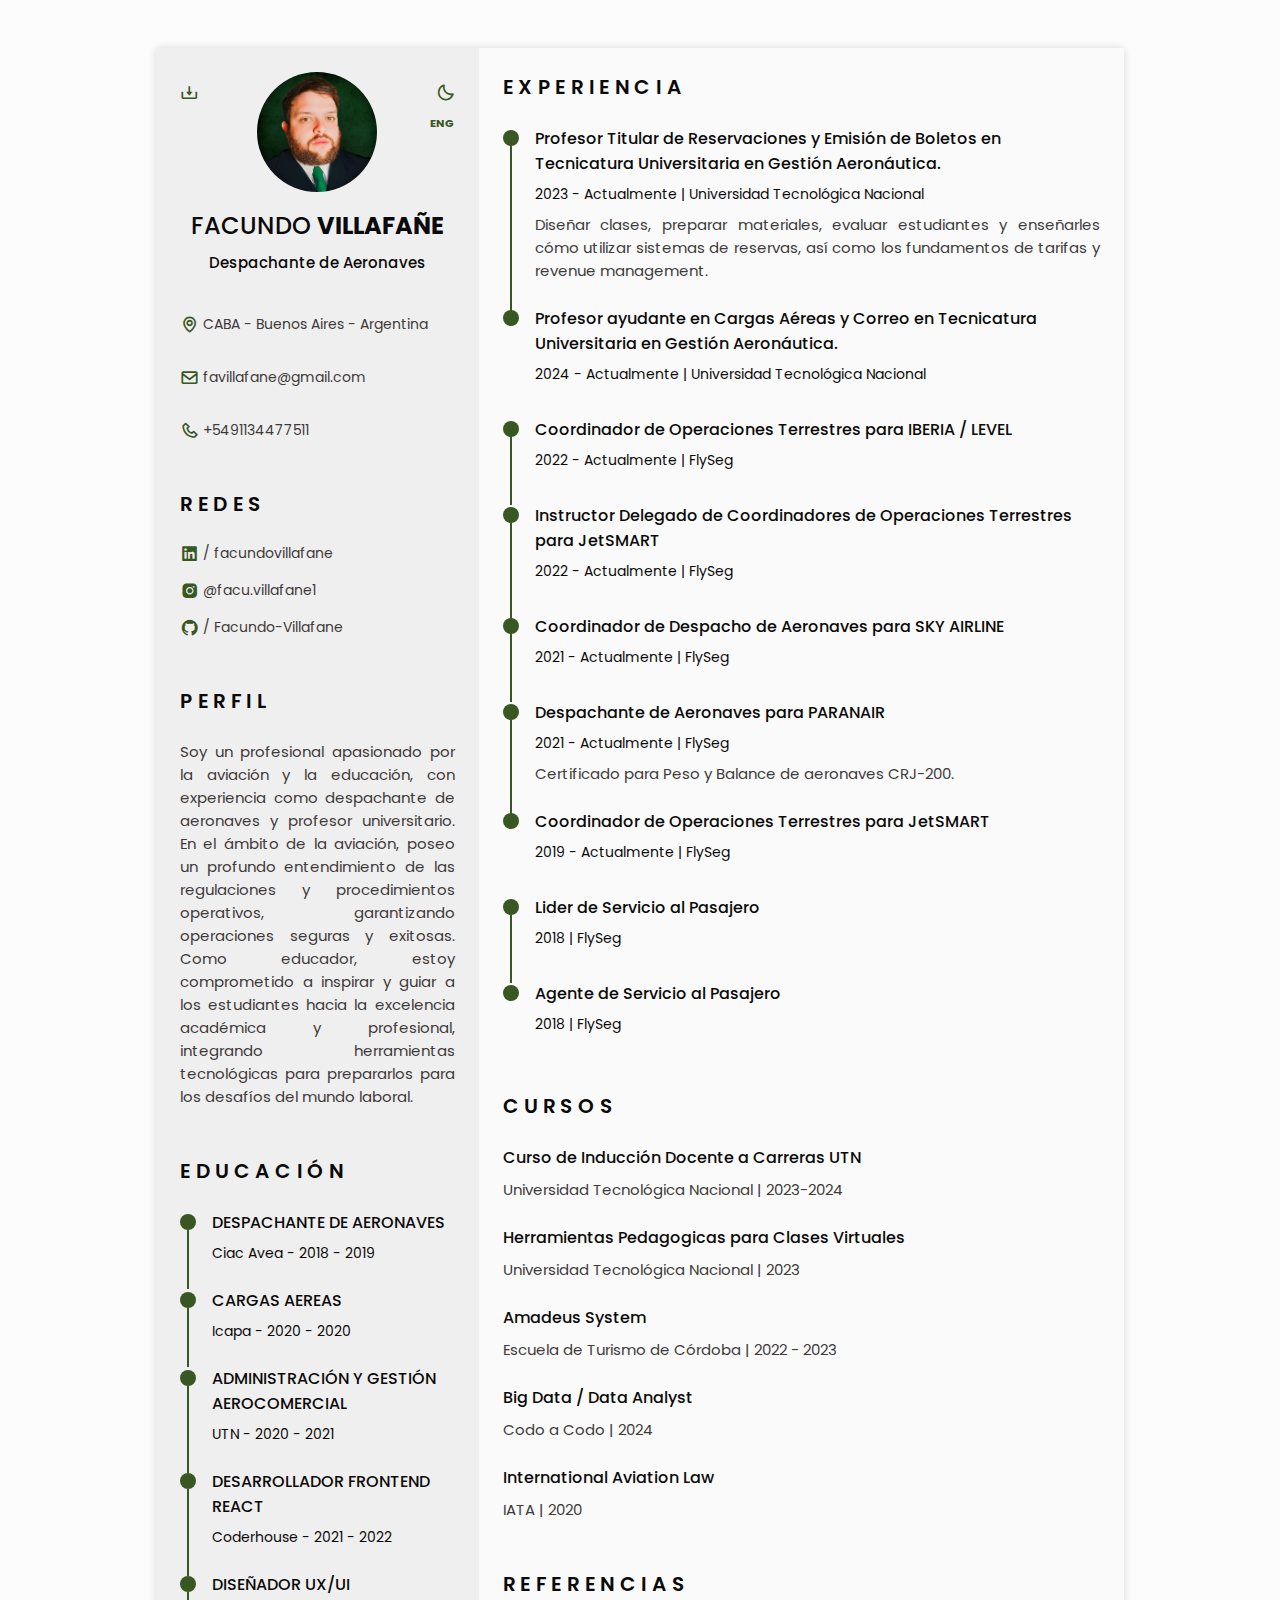
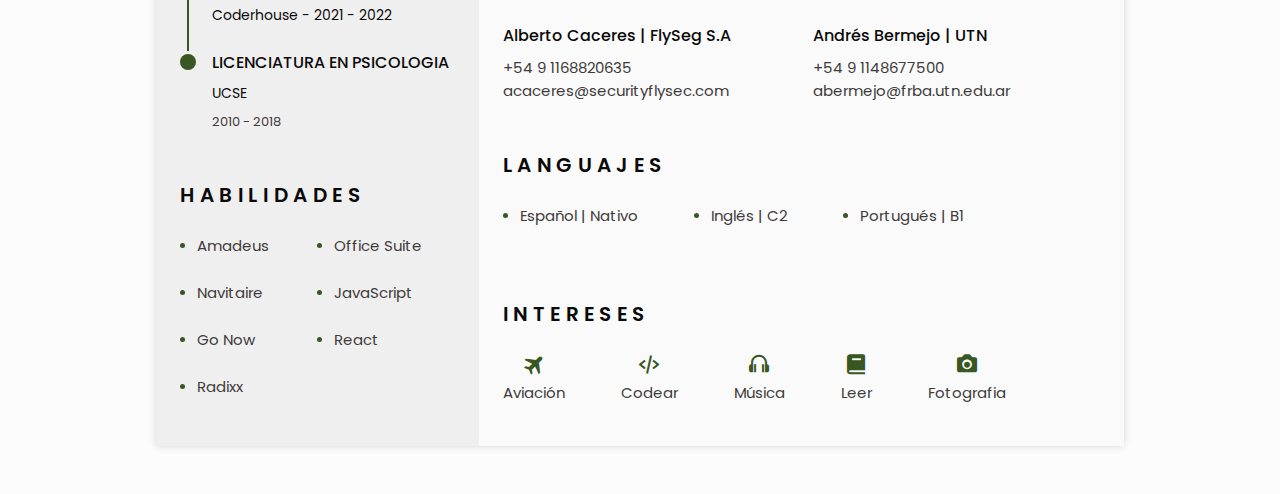
<file: ES.html>
<!DOCTYPE html>
<html lang="es">

<head>
    <meta charset="UTF-8">
    <meta name="viewport" content="width=device-width, initial-scale=1.0">
    
    <!-- Favicon -->
    <link rel="icon" type="image/png" href="assets/img/fav.png" sizes="512x512">
    
    <!-- Meta tags -->
    <meta name="title" content="Facundo Villafane - CV">
    <meta name="description" content="Profesional con experiencia en el sector aeronáutico.
                        Tres palabras me definen, <b>pasión</b>, <b>aprendizaje</b> y <b>tecnología</b>.
                        Bueno para resolver problemas y hacer lo necesario para evitar que ocurran.
                        Siempre estoy aprendiendo cosas nuevas, lo que me llevó a tener un perfil polivalente.">
    <meta name="keywords" content="aviation, coding, html, css, javascript, react">
    <meta name="robots" content="index, follow">
    <meta http-equiv="Content-Type" content="text/html; charset=utf-8">
    <meta name="language" content="English">
    <meta name="author" content="Facundo Villafane">
    
    <!-- Google / Search Engine Tags -->
    <meta itemprop="name" content="Facundo Villafane Resume ">
    <meta itemprop="description" content="Personal CV">
    <meta itemprop="image" content="assets/img/metacv.png">

    <!-- Facebook Meta Tags -->
    <meta property="og:url" content="">
    <meta property="og:type" content="website">
    <meta property="og:title" content="Facundo Villafane Resume">
    <meta property="og:description" content="Personal CV">
    <meta property="og:image" content="assets/img/metacv.png">

    <!-- Twitter Meta Tags -->
    <meta name="twitter:card" content="summary_large_image">
    <meta name="twitter:title" content="Facundo Villafane Resume ">
    <meta name="twitter:description" content="Personal CV">
    <meta name="twitter:image" content="assets/img/metacv.png">

    <!--========== BOX ICONS ==========-->
    <link rel="stylesheet" href="https://cdn.jsdelivr.net/npm/boxicons@latest/css/boxicons.min.css">

    <link rel="stylesheet" href="https://fonts.googleapis.com/css2?family=Material+Symbols+Outlined:opsz,wght,FILL,GRAD@20..48,100..700,0..1,-50..200" />

    <!--========== CSS ==========-->
    <link rel="stylesheet" href="assets/css/styles.css">

    <title>Facundo-Villafane</title>
</head>

<body>
    <!--========== HEADER ==========-->
    <header class="l-header" id="header">
        <nav class="nav bd-container">
            <a href="#" class="nav__logo">Facundo Villafañe</a>

            <div class="nav__menu" id="nav-menu">
                <ul class="nav__list">
                    <li class="nav__item">
                        <a href="#home" class="nav__link active-link">
                            <i class='bx bx-home nav__icon'></i>Inicio
                        </a>
                    </li>
                    <li class="nav__item">
                        <a href="#profile" class="nav__link">
                            <i class='bx bx-user nav__icon'></i>Perfil
                        </a>
                    </li>
                    <li class="nav__item">
                        <a href="#education" class="nav__link">
                            <i class='bx bx-book nav__icon'></i>Educación
                        </a>
                    </li>
                    <li class="nav__item">
                        <a href="#skills" class="nav__link">
                            <i class='bx bx-receipt nav__icon'></i>Habilidades
                        </a>
                    </li>
                    <li class="nav__item">
                        <a href="#experience" class="nav__link">
                            <i class='bx bx-briefcase-alt nav__icon'></i>Experiencia
                        </a>
                    </li>
                    <li class="nav__item">
                        <a href="#certificates" class="nav__link">
                            <i class='bx bx-award nav__icon'></i>Cursos
                        </a>
                    </li>
                    <!-- <li class="nav__item">
                            <a href="#references" class="nav__link">
                                <i class='bx bx-link-external nav__icon'></i>References
                            </a>
                        </li> ----->
                </ul>
            </div>

            <div class="nav__toggle" id="nav-toggle">
                <i class='bx bx-grid-alt'></i>
            </div>
        </nav>
    </header>

    <main class="l-main bd-container">
        <!-- All elements within this div, is generated in PDF -->
        <div class="resume" id="area-cv">
            <div class="resume__left">
                <!--========== HOME ==========-->
                <section class="home" id="home">
                    <div class="home__container section bd-grid">
                        <div class="home__data bd-grid">
                            <img src="assets/img/p-pic.jpg" alt="" class="home__img">

                            <h1 class="home__title">FACUNDO <b>VILLAFAÑE</b></h1>
                            <h3 class="home__profession">Despachante de Aeronaves</h3>

                            <!-- Button to download the pdf in folder. Available for desktop. -->
                            <div>
                                <a download="" href="assets/pdf/Facundo-Villafane_CV_ES.pdf" class="home__button-movil">Descargar CV</a>
                            </div>
                        </div>
                        <div class="home__address bd-grid">
                            <span class="home__information">
                                <i class='bx bx-map home__icon'></i> CABA - Buenos Aires - Argentina
                            </span>
                            <span class="home__information">
                                <a href="mailto:favillafane@gmail.com" class="home__information">
                                    <i class='bx bx-envelope home__icon'></i>
                                    favillafane@gmail.com
                                </a>
                            </span>
                            <span class="home__information">
                                <a href="https://api.whatsapp.com/send?phone=541134477511&text=Hola%2C%20Facundo%20..." class="home__information">
                                    <i class='bx bx-phone home__icon'></i> +5491134477511
                                </a>
                            </span>
                        </div>
                    </div>
                    <!-- Theme change button -->
                        <i class='bx bx-moon change-theme' title="Theme" id="theme-button"></i>
                    <!--Lang changer-->
                        <a class="change-lang" href="./EN.html">ENG</a>
                    <!-- Button to generate and download the pdf. Available for desktop. -->
                        <a download="" href="assets/pdf/Facundo-Villafane_CV_ES.pdf">
                            <i class='bx bx-download generate-pdf' title="Descargar CV" id=""></i></a>
                </section>

                <!--========== SOCIAL ==========-->
                <section class="social section">
                    <h2 class="section-title">REDES</h2>

                    <div class="social__container bd-grid">
                        <a href="https://www.linkedin.com/in/facundovillafane/" target="_blank" class="social__link">
                            <i class='bx bxl-linkedin-square social__icon'></i> / facundovillafane
                        </a>
                        <a href="https://www.instagram.com/facu.villafane1/" target="_blank" class="social__link">
                            <i class='bx bxl-instagram-alt social__icon'></i> @facu.villafane1
                        </a>
                        <a href="https://github.com/Facundo-Villafane" target="_blank" class="social__link">
                            <i class='bx bxl-github social__icon'></i> / Facundo-Villafane
                        </a>
                    </div>
                </section>

                <!--========== PROFILE ==========-->
                <section class="profile section" id="profile">
                    <h2 class="section-title">Perfil</h2>
                    <!--<p class="profile__description">
                        Profesional con experiencia en el sector aeronáutico.
                        Tres palabras me definen, <b>pasión</b>, <b>aprendizaje</b> y <b>tecnología</b>.
                        Bueno para resolver problemas y hacer lo necesario para evitar que ocurran.
                        Siempre estoy aprendiendo cosas nuevas, lo que me llevó a tener un perfil polivalente.
                    </p>-->
                    <p class="profile__description">
                        Soy un profesional apasionado por la aviación y la educación, con experiencia como despachante de aeronaves y profesor
                        universitario. En el ámbito de la aviación, poseo un profundo entendimiento de las regulaciones y procedimientos
                        operativos, garantizando operaciones seguras y exitosas. Como educador, estoy comprometido a inspirar y guiar a los
                        estudiantes hacia la excelencia académica y profesional, integrando herramientas tecnológicas para prepararlos para los
                        desafíos del mundo laboral.
                    </p>
                </section>

                <!--========== EDUCATION ==========-->
                <section class="education section" id="education">
                    <h2 class="section-title">Educación</h2>

                    <div class="education__container bd-grid">
                        <div class="education__content">
                            <div class="education__time">
                                <span class="education__rounder"></span>
                                <span class="education__line"></span>
                            </div>

                            <div class="education__data bd-grid">
                                <h3 class="education__title">DESPACHANTE DE AERONAVES</h3>
                                <span class="education__studies">Ciac Avea - 2018 - 2019</span>
                            </div>
                        </div>

                        <div class="education__content">
                            <div class="education__time">
                                <span class="education__rounder"></span>
                                <span class="education__line"></span>
                            </div>

                            <div class="education__data bd-grid">
                                <h3 class="education__title">CARGAS AEREAS</h3>
                                <span class="education__studies">Icapa - 2020 - 2020</span>
                                
                            </div>
                        </div>

                        <div class="education__content">
                            <div class="education__time">
                                <span class="education__rounder"></span>
                                <span class="education__line"></span>
                            </div>

                            <div class="education__data bd-grid">
                                <h3 class="education__title">ADMINISTRACIÓN Y GESTIÓN AEROCOMERCIAL</h3>
                                <span class="education__studies">UTN - 2020 - 2021</span>
                                
                            </div>
                        </div>

                        <div class="education__content">
                            <div class="education__time">
                                <span class="education__rounder"></span>
                                <span class="education__line"></span>
                            </div>

                            <div class="education__data bd-grid">
                                <h3 class="education__title">DESARROLLADOR FRONTEND REACT</h3>
                                <span class="education__studies">Coderhouse - 2021 - 2022</span>
                                
                            </div>
                        </div>
                        
                        <div class="education__content">
                            <div class="education__time">
                                <span class="education__rounder"></span>
                                <span class="education__line"></span>
                            </div>

                            <div class="education__data bd-grid">
                                <h3 class="education__title">DISEÑADOR UX/UI</h3>
                                <span class="education__studies">Coderhouse - 2021 - 2022</span>
                                
                            </div>
                        </div>

                        <div class="education__content">
                            <div class="education__time">
                                <span class="education__rounder"></span>
                                <!--<span class="education__line"></span>-->
                            </div>
                        
                            <div class="education__data bd-grid">
                                <h3 class="education__title">LICENCIATURA EN PSICOLOGIA</h3>
                                <span class="education__studies">UCSE</span>
                                <span class="education__year">2010 - 2018</span>
                            </div>
                        </div>
                    </div>
                </section>


                <!--========== SKILLS  ==========-->
                <section class="skills section" id="skills">
                    <h2 class="section-title">Habilidades</h2>

                    <div class="skills__content bd-grid">
                        <ul class="skills__data">
                            <li class="skills__name">
                                <span class="skills__circle"></span>Amadeus
                            </li>
                            <li class="skills__name">
                                <span class="skills__circle"></span>Navitaire
                            </li>
                            <li class="skills__name">
                                <span class="skills__circle"></span>Go Now
                            </li>
                            <li class="skills__name">
                                <span class="skills__circle"></span>Radixx
                            </li>
                            </ul>
                            <ul class="skills__data">
                                <li class="skills__name">
                                    <span class="skills__circle"></span>Office Suite
                                </li>
                            <li class="skills__name">
                                <span class="skills__circle"></span>JavaScript
                            </li>
                            <li class="skills__name">
                                <span class="skills__circle"></span>React
                            </li>
                            
                        </ul>
                    </div>
                </section>

            </div>

            <div class="resume__right">
                <!--========== EXPERIENCE ==========-->
                <section class="experience section" id="experience">
                    <h2 class="section-title">Experiencia</h2>
                
                    <div class="experience__container bd-grid">
                        <div class="experience__content">
                            <div class="experience__time">
                                <span class="experience__rounder"></span>
                                <span class="experience__line"></span>
                            </div>
                
                            <div class="experience__data bd-grid">
                                <h3 class="experience__title">Profesor Titular de Reservaciones y Emisión de Boletos en Tecnicatura Universitaria en Gestión Aeronáutica.</h3>
                                <span class="experience__company">2023 - Actualmente | Universidad Tecnológica Nacional</span>
                                <p class="experience__description">Diseñar clases, preparar materiales, evaluar estudiantes y enseñarles cómo utilizar sistemas de reservas, así como los
                                fundamentos de tarifas y revenue management.</p>
                            </div>
                        </div>
                
                        <div class="experience__content">
                            <div class="experience__time">
                                <span class="experience__rounder"></span>
                                <!--<span class="experience__line"></span>-->
                            </div>
                
                            <div class="experience__data bd-grid">
                                <h3 class="experience__title">Profesor ayudante en Cargas Aéreas y Correo en Tecnicatura Universitaria en Gestión Aeronáutica.</h3>
                                <span class="experience__company">2024 - Actualmente | Universidad Tecnológica Nacional</span>
                                <p class="experience__description"></p>
                            </div>
                        </div>
                        <div class="experience__content">
                            <div class="experience__time">
                                <span class="experience__rounder"></span>
                                <span class="experience__line"></span>
                            </div>
                
                            <div class="experience__data bd-grid">
                                <h3 class="experience__title">Coordinador de Operaciones Terrestres para IBERIA / LEVEL</h3>
                                <span class="experience__company">2022 - Actualmente | FlySeg</span>
                                <p class="experience__description"></p>
                            </div>
                        </div>
                        <div class="experience__content">
                            <div class="experience__time">
                                <span class="experience__rounder"></span>
                                <span class="experience__line"></span>
                            </div>
                
                            <div class="experience__data bd-grid">
                                <h3 class="experience__title">Instructor Delegado de Coordinadores de Operaciones Terrestres para JetSMART</h3>
                                <span class="experience__company">2022 - Actualmente | FlySeg</span>
                                <p class="experience__description"></p>
                            </div>
                        </div>
                
                        <div class="experience__content">
                            <div class="experience__time">
                                <span class="experience__rounder"></span>
                                <span class="experience__line"></span>
                            </div>
                
                            <div class="experience__data bd-grid">
                                <h3 class="experience__title">Coordinador de Despacho de Aeronaves para SKY AIRLINE</h3>
                                <span class="experience__company">2021 - Actualmente | FlySeg</span>
                                <p class="experience__description"></p>
                            </div>
                        </div>
                        <div class="experience__content">
                            <div class="experience__time">
                                <span class="experience__rounder"></span>
                                <span class="experience__line"></span>
                            </div>
                
                            <div class="experience__data bd-grid">
                                <h3 class="experience__title">Despachante de Aeronaves para PARANAIR</h3>
                                <span class="experience__company">2021 - Actualmente | FlySeg</span>
                                <p class="experience__description">Certificado para Peso y Balance de aeronaves CRJ-200.</p>
                            </div>
                        </div>
                        <div class="experience__content">
                            <div class="experience__time">
                                <span class="experience__rounder"></span>
                                <!--<span class="experience__line"></span>-->
                            </div>
                
                            <div class="experience__data bd-grid">
                                <h3 class="experience__title">Coordinador de Operaciones Terrestres para JetSMART</h3>
                                <span class="experience__company">2019 - Actualmente | FlySeg</span>
                                <p class="experience__description"></p>
                            </div>
                        </div>
                        <div class="experience__content">
                            <div class="experience__time">
                                <span class="experience__rounder"></span>
                                <span class="experience__line"></span>
                            </div>
                
                            <div class="experience__data bd-grid">
                                <h3 class="experience__title">Lider de Servicio al Pasajero </h3>
                                <span class="experience__company">2018 | FlySeg</span>
                                <p class="experience__description"></p>
                            </div>
                        </div>
                        <div class="experience__content">
                            <div class="experience__time">
                                <span class="experience__rounder"></span>
                                <!--<span class="experience__line"></span>-->
                            </div>
                
                            <div class="experience__data bd-grid">
                                <h3 class="experience__title">Agente de Servicio al Pasajero </h3>
                                <span class="experience__company">2018 | FlySeg</span>
                                <p class="experience__description"></p>
                            </div>
                        </div>
                    </div>
                </section>
                
                <!--========== CERTIFICATES ==========-->
                <section class="certificate section" id="certificates">
                    <h2 class="section-title">Cursos</h2>
                
                    <div class="certificates__container bd-grid">
                        <div class="certificate__content">
                            <h3 class="certificate__title">Curso de Inducción Docente a Carreras UTN</h3>
                            <p class="certificate__description">Universidad Tecnológica Nacional | 2023-2024</p>
                        </div>
                        <div class="certificate__content">
                            <h3 class="certificate__title">Herramientas Pedagogicas para Clases Virtuales</h3>
                            <p class="certificate__description">Universidad Tecnológica Nacional | 2023
                            </p>
                        </div>
                        <div class="certificate__content">
                            <h3 class="certificate__title">Amadeus System</h3>
                            <p class="certificate__description">Escuela de Turismo de Córdoba | 2022 - 2023
                            </p>
                        </div>
                        <div class="certificate__content">
                            <h3 class="certificate__title">Big Data / Data Analyst</h3>
                            <p class="certificate__description">Codo a Codo | 2024
                            </p>
                        </div>
                        <div class="certificate__content">
                            <h3 class="certificate__title">International Aviation Law</h3>
                            <p class="certificate__description">IATA | 2020
                            </p>
                        </div>
                    </div>
                </section>

                <!--========== REFERENCES-->
                <section class="references section" id="references">
                    <h2 class="section-title">Referencias</h2>
                
                    <div class="references__container bd-grid">
                        <div class="references__content">
                            <h3 class="references__title">Alberto Caceres | FlySeg S.A</h3>
                            <p class="references__subtitle">+54 9 1168820635
                            </p>
                            <p class="references__subtitle">acaceres@securityflysec.com
                            </p>
                        </div>
                        <div class="references__content">
                            <h3 class="references__title">Andrés Bermejo | UTN</h3>
                            <p class="references__subtitle">+54 9 1148677500
                            </p>
                            <p class="references__subtitle">abermejo@frba.utn.edu.ar
                            </p>
                        </div>
                    </div>
                </section>

                <!--========== LANGUAGES ==========-->
                <section class="languages section">
                    <h2 class="section-title">Languajes</h2>

                    <div class="languages__container ">
                        <ul class="languages__content bd-grid">
                            <li class="languages__name">
                                <span class="languages__circle"></span> Español | Nativo
                                <!--<li class='languages__name2'>Native</li>-->
                            </li>
                            <li class="languages__name">
                                <span class="languages__circle"></span> Inglés | C2
                                <!--<li class='languages__name2'>Advanced</li>-->
                            </li>
                            <li class="languages__name">
                                <span class="languages__circle"></span> Portugués | B1
                                <!--<li class='languages__name2'>Conversational</li>-->
                            </li>
                        </ul>
                    </div>
                </section>

                <!--========== INTERESTS ==========-->
                <section class="interests section">
                    <h2 class="section-title interst">Intereses</h2>

                    <div class="interest__container bd-grid">
                        <div class="interest__content">
                            <i class='bx bxs-plane-alt interest__icon' ></i>
                            <span class="interest__name">Aviación</span>
                        </div>
                        <div class="interest__content">
                            <i class='bx bx-code-alt interest__icon' ></i>
                            <span class="interest__name">Codear</span>
                        </div>
                        <div class="interest__content">
                            <i class='bx bx-headphone interest__icon' ></i>
                            <span class="interest__name">Música</span>
                        </div>
                        <div class="interest__content">
                            <i class='bx bxs-book interest__icon' ></i>
                            <span class="interest__name">Leer</span>
                        </div>
                        <div class="interest__content">
                            <i class='bx bxs-camera interest__icon' ></i>
                            <span class="interest__name">Fotografia</span>
                        </div>
                        <!--<div class="interest__content">
                            <i class='bx bxs-pizza interest__icon' ></i>
                            <span class="interest__name">Pizza</span>
                        </div>-->

                    </div>
                </section>
            </div>
        </div>
    </main>

    <!--========== SCROLL TOP ==========-->
    <a href="#" class="scrolltop" id="scroll-top">
        <i class='bx bxs-chevron-up scrolltop__icon'></i>
    </a>

    <!--========== HTML2PDF ==========-->
    <script src="assets/js/html2pdf.bundle.min.js"></script>

    <!--========== MAIN JS ==========-->
    <script src="assets/js/main.js"></script>
</body>

</html>
</file>
<file: assets/css/styles.css>
/*===== GOOGLE FONTS =====*/
@import url('https://fonts.googleapis.com/css2?family=Poppins:wght@400;500;600&display=swap');

/*===== VARIABLES CSS =====*/
:root {
  --header-height: 3rem;
  
  /*========== Colors ==========*/
  --title-color: #0B0A0A;
  --text-color: #403A3A;
  --text-color-light: #707070;
  --container-color: #FAFAFA;
  --container-color-alt: #F0EFEF;
  --body-color: #FCFCFC;
  --dec-color: #385723;
  

  /*========== Font and typography ==========*/
  --body-font: 'Poppins', sans-serif;
  --h1-font-size: 1.5rem;
  --h2-font-size: 1.25rem;
  --h3-font-size: 1rem;
  --normal-font-size: .938rem;
  --small-font-size: .875rem;
  --smaller-font-size: .813rem;

  /*========== Font weight ==========*/
  --font-medium: 500;
  --font-semi-bold: 600;

  /*========== Margenes ==========*/
  --mb-1: .5rem;
  --mb-2: 1rem;
  --mb-3: 1.5rem;

  /*========== z index ==========*/
  --z-tooltip: 10;
  --z-fixed: 100;
}

/*========== BASE ==========*/
*,::before,::after{
  box-sizing: border-box;
}

html{
  scroll-behavior: smooth;
}

/*========== Variables Dark theme ==========*/
body.dark-theme{
  --title-color: #F2F2F2;
  --text-color: #BFBFBF;
  --container-color: #212121;
  --container-color-alt: #181616;
  --body-color: #2B2B2B;
  --dec-color: #8DECB4;
}

/*========== Button Dark/Light ==========*/
.change-theme{
  position: absolute;
  right: 0;
  top: 2.2rem;
  display: flex;
  color: var(--dec-color);
  font-size: 1.2rem;
  cursor: pointer;
}

.change-theme:hover{
  color: var(--title-color);
}

/*========== Button Lang ==========*/
.change-lang{
  position: absolute;
  right: 0;
  top: 4.2rem;
  display: flex;
  color: var(--dec-color);
  font-size: .7rem;
  font-weight: 700;
  cursor: pointer;
}

.change-lang:hover{
  color: var(--title-color);
}

/*========== Font size variables to scale cv ==========*/
body.scale-cv{
  --h1-font-size: .938rem;
  --h2-font-size: .938rem;
  --h3-font-size: .875rem;
  --normal-font-size: .813rem;
  --small-font-size: .75rem;
  --smaller-font-size: .688rem;
}

/*========== Generate PDF button ==========*/
.generate-pdf{
  display: none;
  position: absolute;
  top: 2.2rem;
  left: 0;
  font-size: 1.2rem;
  color: var(--dec-color);
  cursor: pointer;
}

.generate-pdf:hover{
  color: var(--title-color);
}

/*========== Classes modified to reduce size and print on A4 sheet ==========*/
.scale-cv .change-theme,
.scale-cv .generate-pdf,
.scale-cv .change-lang{
  display: none;
}

.scale-cv .bd-container{
  max-width: 700px;
}

.scale-cv .section{
  padding: 0.6rem 0 .6rem;
}

.scale-cv .section-title{
  margin-bottom: .45rem;
}

.scale-cv .resume__left,
.scale-cv .resume__right{
  padding: 0 1rem;
}

.scale-cv .home__img{
  width: 98px;
  height: 98px;
}

.scale-cv .home__container{
  gap: .5rem;
}

.scale-cv .home__data{
  gap: .25rem;
}

.scale-cv .home__address,
.scale-cv .social__container{
  gap: .75rem;
}

.scale-cv .home__icon,
.scale-cv .social__icon,
.scale-cv .interest__icon{
  font-size: 1rem;
}

.scale-cv .education__container{
  gap: .64rem;
}

.scale-cv .experience__container,
.scale-cv .certificate__container{
  gap: 1rem;
}

.scale-cv .education__title{
  font-size: var(--small-font-size);
}

.scale-cv .experience__title{
  font-size: var(--small-font-size);
}

.scale-cv .certificate__title{
  font-size: var(--small-font-size);
}

.scale-cv .profile__description{
  font-size: var(--smaller-font-size);
}


.scale-cv .education__time,
.scale-cv .experience__time{
  padding-right: .5rem;
}

.scale-cv .education__rounder,
.scale-cv .experience__rounder{
  width: 11px;
  height: 11px;
  margin-top: .22rem;
}

.scale-cv .education__line,
.scale-cv .experience__line{
  width: 1px;
  height: 110%;
  transform: translate(5px, 0);
}

.scale-cv .education__data,
.scale-cv .experience__data{
  gap: .25rem;
}

.scale-cv .skills__name,
.scale-cv .languages__name{
  margin-bottom: var(--mb-1);
}

.scale-cv .interest__container,
.scale-cv .interst{
  display: none;
  /*column-gap: 2.5rem;*/
}

body{
  margin: 0 0 var(--header-height) 0;
  padding: 0;
  font-family: var(--body-font);
  font-size: var(--normal-font-size);
  background-color: var(--body-color);
  color: var(--text-color);
}

h1,h2,h3,ul,p{
  margin: 0;
}

h1,h2,h3{
  color: var(--title-color);
  font-weight: var(--font-medium);
}

ul{
  padding: 0;
  list-style: none;
}

a{
  text-decoration: none;
}

img{
  max-width: 100%;
  height: auto;
}

/*========== CLASS CSS ==========*/
.section{
  padding: 1.5rem 0;
}

.section-title{
  font-size: var(--h2-font-size);
  color: var(--title-color);
  font-weight: var(--font-semi-bold);
  text-transform: uppercase;
  letter-spacing: .35rem;
  text-align: center;
  margin-bottom: var(--mb-3);
}

/*========== LAYOUT ==========*/
.bd-container{
  max-width: 968px;
  width: calc(100% - 3rem);
  margin-left: var(--mb-3);
  margin-right: var(--mb-3);
}

.bd-grid{
  display: grid;
  gap: 1.5rem;
}

.l-header{
  width: 100%;
  position: fixed;
  bottom: 0;
  left: 0;
  z-index: var(--z-fixed);
  background-color: var(--body-color);
  box-shadow: 0 -1px 4px rgba(0,0,0,.1);
  transition: .3s;
}

/*========== NAV ==========*/
.nav{
  height: var(--header-height);
  display: flex;
  justify-content: space-between;
  align-items: center;
}

@media screen and (max-width: 968px) {
  .nav__menu{
    position: fixed;
    bottom: -100%;
    left: 0;
    width: 100%;
    padding: 2rem 1.5rem;
    background-color: var(--body-color);
    box-shadow: 0 1px 4px rgba(0,0,0,.1);
    border-radius: 1rem 1rem 0 0;
    z-index: var(--z-fixed);
    transition: .3s;
  }
}

.nav__logo,
.nav__toggle{
  color: var(--dec-color);
  font-weight: var(--font-medium);
}

.nav__toggle{
  font-size: 1.2rem;
  cursor: pointer;
}

.nav__item{
  text-align: center;
}

.nav__list{
  display: grid;
  grid-template-columns: repeat(3, 1fr);
  gap: 2rem;
}

.nav__link{
  display: flex;
  flex-direction: column;
  font-size: var(--small-font-size);
  color: var(--text-color-light);
  font-weight: var(--font-medium);
}

.nav__link:hover{
  color: var(--title-color);
}

.nav__icon{
  font-size: 1.2rem;
  margin-bottom: var(--mb-1);
}
/* Show menu */
.show-menu{
  bottom: var(--header-height);
}

/* Active menu link */
.active-link{
  color: var(--dec-color);
}

/*========== HOME ==========*/
.home{
  position: relative;
}

.home__container{
  gap: 3rem;
}

.home__data{
  gap: .5rem;
  text-align: center;
}

.home__img{
  width: 120px;
  height: 120px;
  border-radius: 50%;
  justify-self: center;
  margin-bottom: var(--mb-1);
}

.home__title{
  font-size: var(--h1-font-size);
}

.home__profession{
  font-size: var(--normal-font-size);
  margin-bottom: var(--mb-1);
}

.home__address{
  gap: 2rem;
  color: var(--text-color);
}
.home__address:hover{
  color: var(--title-color)
}

.home__information{
  display: flex;
  align-items: center;
  font-size: var(--small-font-size);
  color: var(--text-color);
}
.home__information:hover{
  color: var(--title-color)
}

.home__icon{
  font-size: 1.2rem;
  margin-right: .25rem;
  color: var(--dec-color)
}

.home__button-movil{
    display: inline-block;
    border: 1px solid var(--text-color);
    color: var(--dec-color);
    padding: 1rem 2rem;
    border-radius: .25rem;
    transition: .3s;
    font-weight: var(--font-medium);
    margin-top: var(--mb-3);
}

.home__button-movil:hover{
  background-color: var(--text-color);
  color: var(--container-color);

}
/*========== SOCIAL ==========*/
.social__container{
  grid-template-columns: max-content;
  gap: 1rem;
}

.social__link{
  display: inline-flex;
  align-items: center;
  font-size: var(--small-font-size);
  color: var(--text-color);
}

.social__link:hover{
  color: var(--title-color);
}

.social__icon{
  font-size: 1.2rem;
  margin-right: .25rem;
  color: var(--dec-color)
}

/*========== PROFILE ==========*/
.profile__description{
  text-align: justify;
}

/*========== EDUCATION AND EXPERIENCE ==========*/
.education__content,
.experience__content{
  display: flex;
}

.education__time,
.experience__time{
  padding-right: 1rem;
}

.education__rounder,
.experience__rounder{
  position: relative;
  display: block;
  width: 16px;
  height: 16px;
  background-color: var(--dec-color);
  border-radius: 50%;
  margin-top: .25rem;
}

.education__line,
.experience__line{
  display: block;
  width: 2px;
  height: 110%;
  background-color: var(--dec-color);
  transform: translate(7px, 0 );
}

.education__data,
.experience__data{
  gap: .5rem;

}

.education__title,
.experience__title{
  font-size: var(--h3-font-size);
}

.education__studies,
.experience__company{
  font-size: var(--small-font-size);
  color: var(--title-color);
}

.education__year{
  font-size: var(--smaller-font-size);
}

.experience__description{
  text-align: justify;
}
/*========== SKILLS AND LANGUAGES ==========*/
.skills__content, 
.languages__content{
  grid-template-columns: repeat(2, 1fr);
}

.languages__content{
  grid-template-columns: repeat(2, 1fr);
}

.skills__content,
.languages__content{
  gap: 0;
}

.skills__name,
.languages__name{
  display: flex;
  align-items: center;
  margin-bottom: var(--mb-3);
}

.languages__name2{
  
  margin-bottom: var(--mb-2);
  margin-left: var(--mb-2);
  font-size: var(--smaller-font-size);
  color: var(--text-color-light);
}

.skills__circle,
.languages__circle{
  display: inline-block;
  width: 5px;
  height: 5px;
  background-color: var(--dec-color);
  border-radius: 50%;
  margin-right: .75rem;
}

.languages__level{
  display: flex;
  flex-direction: column;
}

/*========== CERTIFICATES ==========*/
.certificate__title{
  font-size: var(--h3-font-size);
  margin-bottom: var(--mb-1);
}

/*========== REFERENCES ==========*/
.references__title {
  font-size: var(--h3-font-size);
  margin-bottom: var(--mb-1);
}

/*========== INTERESTS ==========*/
.interest__container{
  grid-template-columns: repeat(3, 1fr);
  margin-top: var(--mb-2);
}

.interest__content{
  display: flex;
  flex-direction: column;
  align-items: center;
}

.interest__icon{
  font-size: 1.5rem;
  color: var(--dec-color);
  margin-bottom: .25rem;
}

/* Scroll top */
.scrolltop{
  position: fixed;
  right: 1rem;
  bottom: -20%;
  display: flex;
  justify-content: center;
  align-items: center;
  padding: .3rem;
  background-color: var(--container-color-alt);
  border-radius: .4rem;
  z-index: var(--z-tooltip);
  transition: .3s;
  visibility: hidden;
}

.scrolltop__icon{
  font-size: 1.2rem;
  color: var(--dec-color);
}

.show-scroll{
  visibility: visible;
  bottom: 5rem;
}

/*========== MEDIA QUERIES ==========*/
/* For small devices, menu two columns */
@media screen and (max-width: 320px){
  .nav__list{
    grid-template-columns: repeat(2, 1fr);
    gap: 1rem .5rem;
  }
}

/* Classes modified for large screen size */
@media screen and (min-width: 968px){
  body{
    margin: 3rem 0;
  }
  .bd-container{
    margin-left: auto;
    margin-right: auto;
  }
  .l-header,
  .scrolltop{
    display: none;
  }

  .resume{
    display: grid;
    grid-template-columns: .5fr 1fr;
    background-color: var(--container-color);
    box-shadow: 0 0 8px rgba(13, 12, 12, .15);
  }

  .resume__left{
    background-color: var(--container-color-alt);
  }

  .resume__left,
  .resume__right{
    padding: 0 1.5rem;
  }

  .generate-pdf{
    display: inline-block;
  }

  .section-title {
    text-align: initial;
  }
  
  .profile__description{
    text-align: justify;
  }

  .home__container{
    gap: 1.5rem;
  }

  .home__button-movil{
    display: none;
  }

  .references__container{
    grid-template-columns: repeat(2, 1fr);
  }

  .languages__content{
    grid-template-columns: repeat(3, max-content);
    column-gap: 3.5rem;
  }

  .interest__container{
    grid-template-columns: repeat(5, max-content);
    column-gap: 3.5rem;
  }
}
</file>
